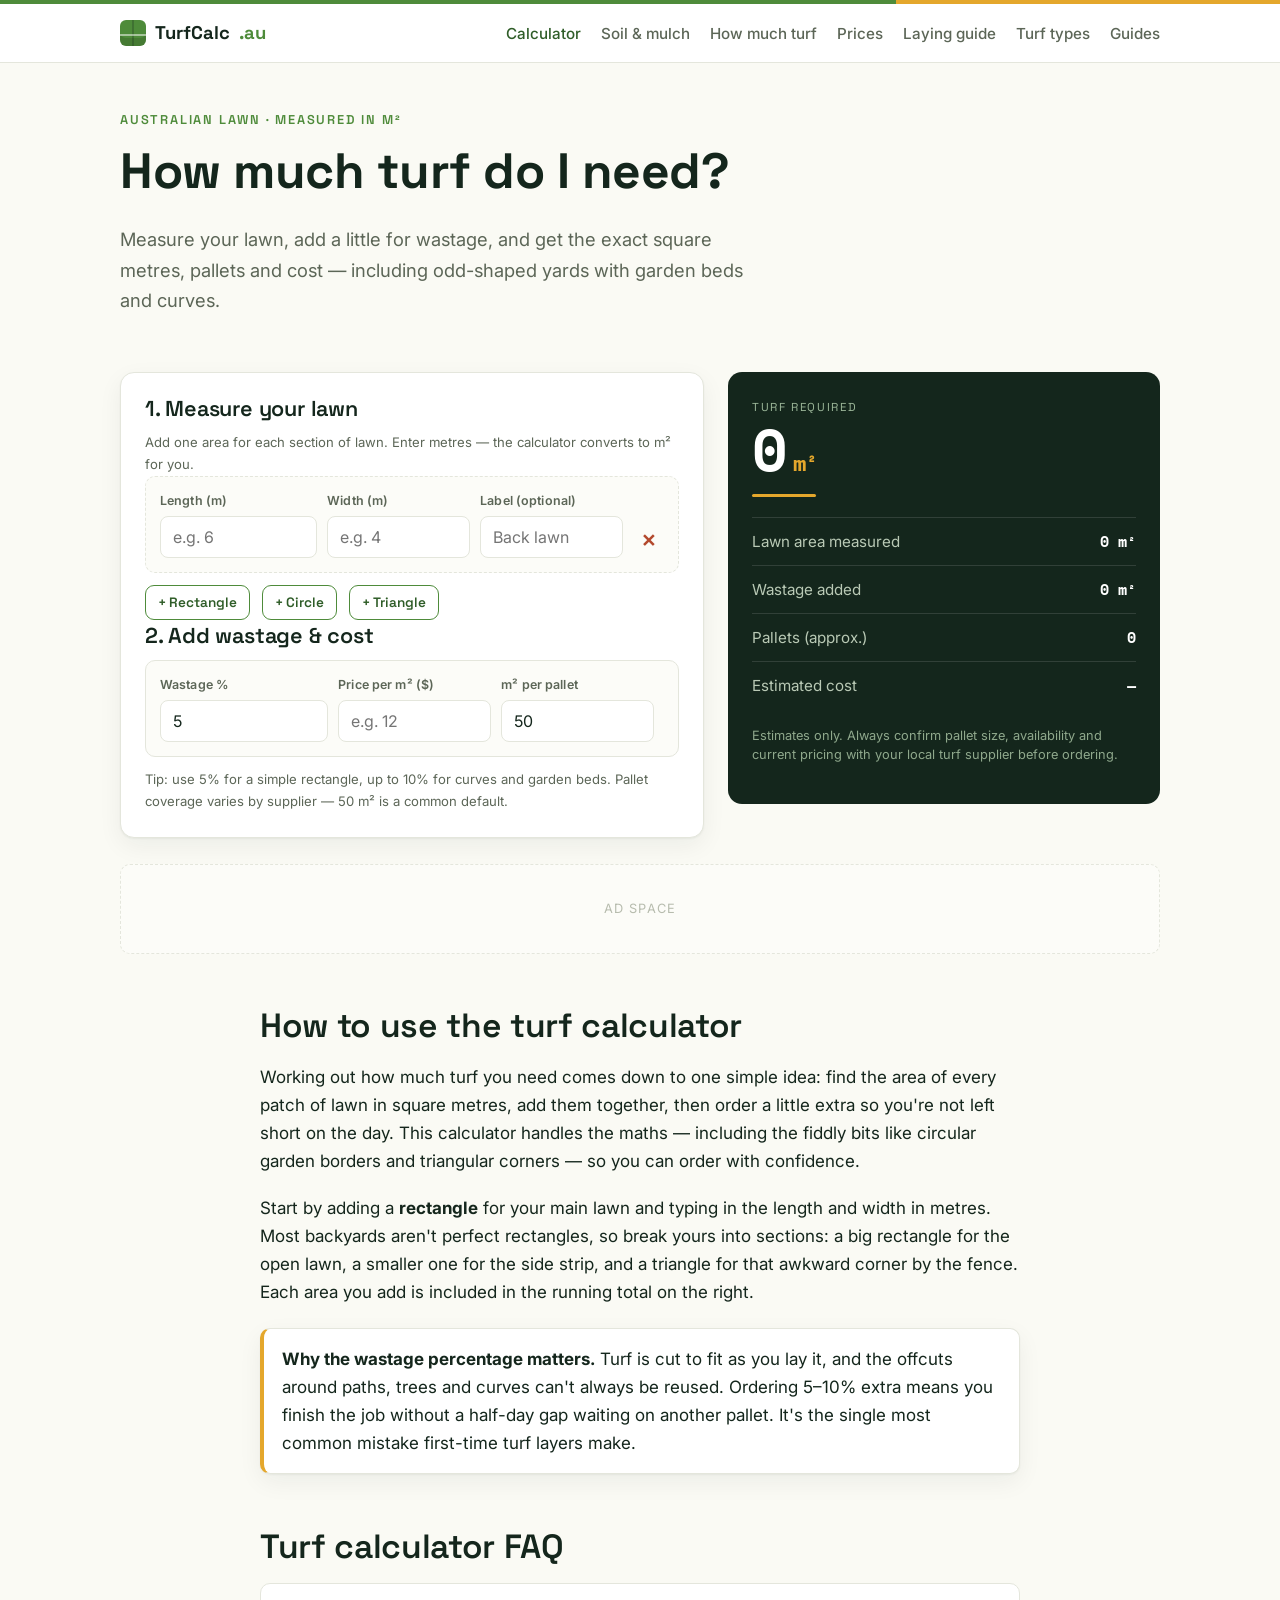
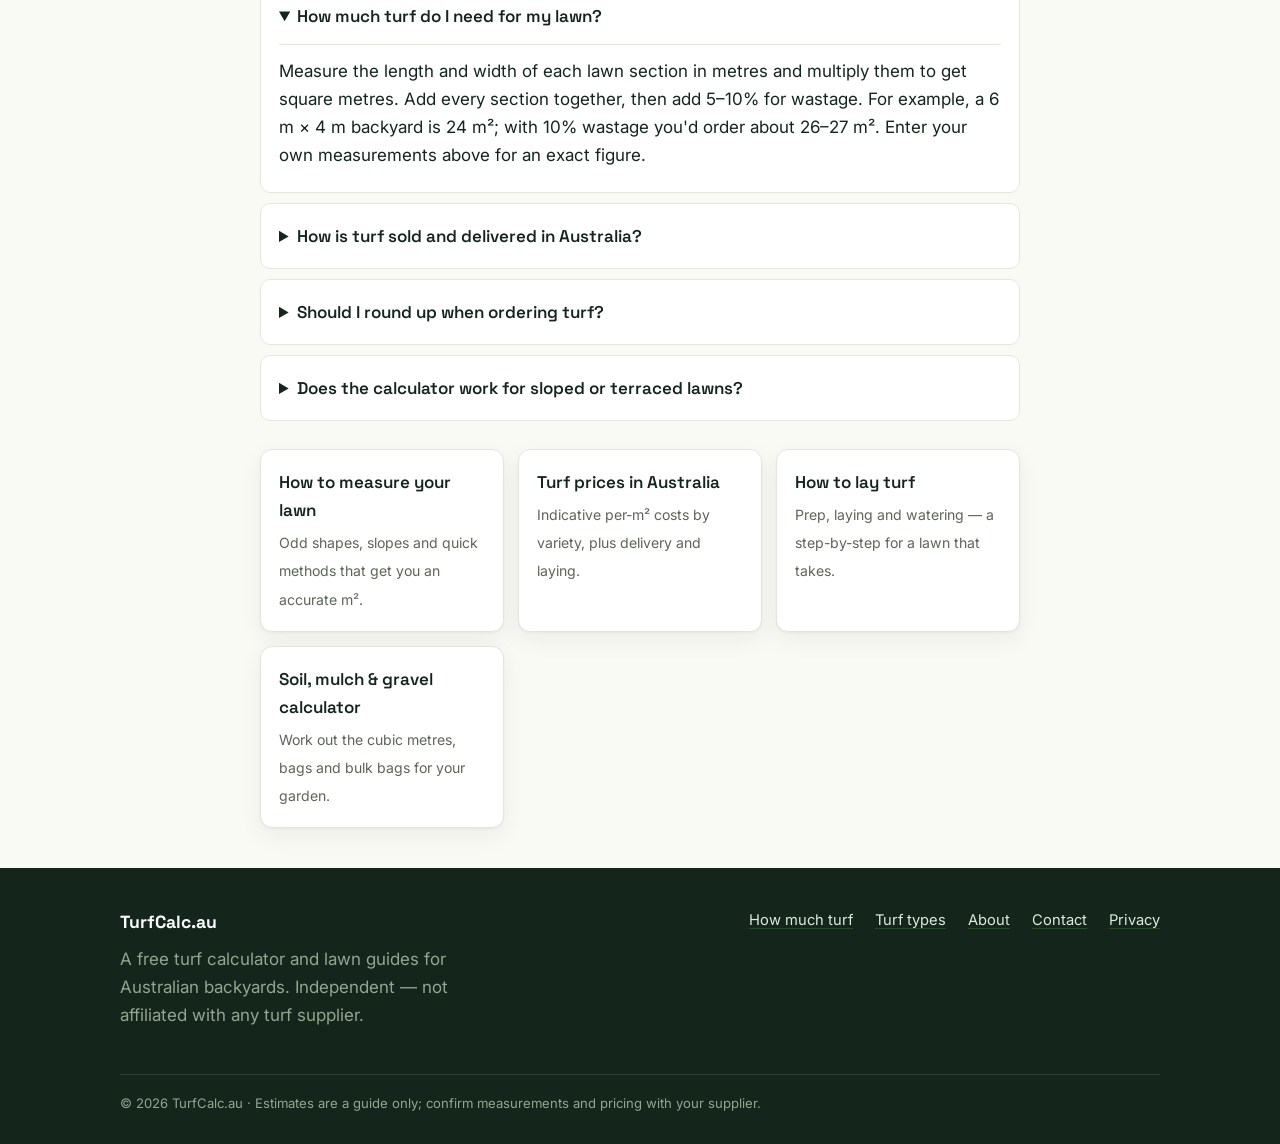
<file: index.html>
<!DOCTYPE html>
<html lang="en-AU">
<head>
<!-- Google tag (gtag.js) -->
<script async src="https://www.googletagmanager.com/gtag/js?id=G-011SLMGGJK"></script>
<script>
  window.dataLayer = window.dataLayer || [];
  function gtag(){dataLayer.push(arguments);}
  gtag('js', new Date());

  gtag('config', 'G-011SLMGGJK');
</script>
<meta charset="utf-8">
<meta name="viewport" content="width=device-width, initial-scale=1">
<meta name="msvalidate.01" content="2BB0781CDC6EE7D5A63532F770CE10D3" />
<title>Turf Calculator Australia — How Much Turf Do I Need? (m²)</title>
<meta name="description" content="Free turf calculator for Australian lawns. Measure your area in m², add wastage, and get the exact turf, pallets and cost you need. Works for odd-shaped yards.">
<link rel="canonical" href="https://turfcalculator.com.au/">
<meta property="og:title" content="Turf Calculator Australia — How Much Turf Do I Need?">
<meta property="og:description" content="Work out exactly how many square metres of turf your lawn needs, plus pallets and cost.">
<meta property="og:type" content="website">
<link rel="preconnect" href="https://fonts.googleapis.com">
<link rel="preconnect" href="https://fonts.gstatic.com" crossorigin>
<link href="https://fonts.googleapis.com/css2?family=Inter:wght@400;500;600&family=Space+Grotesk:wght@500;600;700&family=Space+Mono:wght@700&display=swap" rel="stylesheet">
<link rel="icon" href="favicon.ico" sizes="any">
<link rel="icon" href="favicon.svg" type="image/svg+xml">
<link rel="apple-touch-icon" href="favicon-180.png">
<link rel="stylesheet" href="style.css">

<!-- ============================================================
     ADSENSE: after approval, paste your AdSense <script> here.
     <script async src="https://pagead2.googlesyndication.com/pagead/js/adsbygoogle.js?client=ca-pub-XXXXXXXXXXXXXXXX" crossorigin="anonymous"></script>
     ============================================================ -->

<script type="application/ld+json">
{
  "@context": "https://schema.org",
  "@type": "FAQPage",
  "mainEntity": [
    {"@type":"Question","name":"How much turf do I need?","acceptedAnswer":{"@type":"Answer","text":"Measure the length and width of each lawn area in metres, multiply them for the square metres, add every area together, then add 5–10% for wastage from cuts and curves. The calculator on this page does this automatically."}},
    {"@type":"Question","name":"How is turf sold in Australia?","acceptedAnswer":{"@type":"Answer","text":"Turf is sold by the square metre (m²) and usually delivered on pallets. Pallet coverage varies by supplier and turf type, commonly around 40–75 m² per pallet."}},
    {"@type":"Question","name":"How much extra turf should I order for wastage?","acceptedAnswer":{"@type":"Answer","text":"Allow about 5% for a simple rectangular lawn and up to 10% for yards with curves, garden beds or lots of cuts around paths and trees."}}
  ]
}
</script>
</head>
<body>
<a class="skip" href="#calc">Skip to calculator</a>
<div class="topline"></div>
<header class="site">
  <div class="nav">
    <a class="brand" href="/"><span class="mark"></span>TurfCalc<span style="color:var(--turf)">.au</span></a>
    <nav class="nav-links">
      <a href="/" class="active">Calculator</a>
      <a href="/soil-mulch-gravel-calculator">Soil &amp; mulch</a>
      <a href="/how-much-turf-do-i-need">How much turf</a>
      <a href="/turf-prices-australia">Prices</a>
      <a href="/how-to-lay-turf">Laying guide</a>
      <a href="/turf-types-australia">Turf types</a>
      <a href="/guides/">Guides</a>
    </nav>
  </div>
</header>

<section class="hero">
  <div class="wrap">
    <div class="eyebrow">Australian lawn · measured in m²</div>
    <h1>How much turf do I need?</h1>
    <p class="lead">Measure your lawn, add a little for wastage, and get the exact square metres, pallets and cost — including odd-shaped yards with garden beds and curves.</p>
  </div>
</section>

<main class="wrap" id="calc">
  <div class="calc-grid">
    <!-- INPUTS -->
    <div class="card">
      <h2>1. Measure your lawn</h2>
      <p class="hint">Add one area for each section of lawn. Enter metres — the calculator converts to m² for you.</p>
      <div id="areas"></div>

      <div class="row-inline" style="margin-top:6px">
        <button class="btn ghost small" type="button" onclick="addArea('rectangle')">+ Rectangle</button>
        <button class="btn ghost small" type="button" onclick="addArea('circle')">+ Circle</button>
        <button class="btn ghost small" type="button" onclick="addArea('triangle')">+ Triangle</button>
      </div>

      <h2>2. Add wastage &amp; cost</h2>
      <div class="area-row" style="border-style:solid">
        <div>
          <label for="wastage">Wastage %</label>
          <input id="wastage" type="number" value="5" min="0" max="30" step="1" oninput="calc()">
        </div>
        <div>
          <label for="price">Price per m² ($)</label>
          <input id="price" type="number" placeholder="e.g. 12" min="0" step="0.5" oninput="calc()">
        </div>
        <div>
          <label for="pallet">m² per pallet</label>
          <input id="pallet" type="number" value="50" min="1" step="1" oninput="calc()">
        </div>
        <div></div>
      </div>
      <p class="hint">Tip: use 5% for a simple rectangle, up to 10% for curves and garden beds. Pallet coverage varies by supplier — 50 m² is a common default.</p>
    </div>

    <!-- READOUT -->
    <aside class="readout" aria-live="polite">
      <div class="rlabel">Turf required</div>
      <div class="big"><span id="r-total">0</span><span class="unit">m²</span></div>
      <div class="underline"></div>
      <div class="line"><span class="k">Lawn area measured</span><span class="v"><span id="r-sub">0</span> m²</span></div>
      <div class="line"><span class="k">Wastage added</span><span class="v"><span id="r-waste">0</span> m²</span></div>
      <div class="line"><span class="k">Pallets (approx.)</span><span class="v" id="r-pallets">0</span></div>
      <div class="line"><span class="k">Estimated cost</span><span class="v" id="r-cost">—</span></div>
      <p class="muted-note">Estimates only. Always confirm pallet size, availability and current pricing with your local turf supplier before ordering.</p>
    </aside>
  </div>

  <div class="ad-slot">Ad space</div>

  <!-- ===== supporting content (helps ranking + AdSense value) ===== -->
  <section class="narrow" style="margin:10px auto 0">
    <h2>How to use the turf calculator</h2>
    <p>Working out how much turf you need comes down to one simple idea: find the area of every patch of lawn in square metres, add them together, then order a little extra so you're not left short on the day. This calculator handles the maths — including the fiddly bits like circular garden borders and triangular corners — so you can order with confidence.</p>
    <p>Start by adding a <strong>rectangle</strong> for your main lawn and typing in the length and width in metres. Most backyards aren't perfect rectangles, so break yours into sections: a big rectangle for the open lawn, a smaller one for the side strip, and a triangle for that awkward corner by the fence. Each area you add is included in the running total on the right.</p>

    <div class="callout">
      <strong>Why the wastage percentage matters.</strong> Turf is cut to fit as you lay it, and the offcuts around paths, trees and curves can't always be reused. Ordering 5–10% extra means you finish the job without a half-day gap waiting on another pallet. It's the single most common mistake first-time turf layers make.
    </div>

    <h2>Turf calculator FAQ</h2>
    <div class="faq">
      <details open>
        <summary>How much turf do I need for my lawn?</summary>
        <p>Measure the length and width of each lawn section in metres and multiply them to get square metres. Add every section together, then add 5–10% for wastage. For example, a 6 m × 4 m backyard is 24 m²; with 10% wastage you'd order about 26–27 m². Enter your own measurements above for an exact figure.</p>
      </details>
      <details>
        <summary>How is turf sold and delivered in Australia?</summary>
        <p>Turf is sold by the square metre and delivered fresh on pallets, usually cut into slabs or rolls. How many m² fit on a pallet depends on the supplier and turf variety — commonly somewhere between 40 and 75 m². Set your supplier's pallet size in the calculator to see how many pallets you'll need.</p>
      </details>
      <details>
        <summary>Should I round up when ordering turf?</summary>
        <p>Yes. It's better to have a spare slab or two than to run out mid-job — freshly cut turf needs to go down quickly, and a return trip for a small top-up isn't always possible. Round up to the nearest whole pallet or half pallet if your supplier allows it.</p>
      </details>
      <details>
        <summary>Does the calculator work for sloped or terraced lawns?</summary>
        <p>Measure the surface following the slope rather than the flat "map" distance — a slope has more surface area than it looks from above. For terraced or heavily contoured yards, measure each level separately and add them as individual areas.</p>
      </details>
    </div>

    <div class="related">
      <a href="/how-to-measure-your-lawn"><span class="t">How to measure your lawn</span><span class="d">Odd shapes, slopes and quick methods that get you an accurate m².</span></a>
      <a href="/turf-prices-australia"><span class="t">Turf prices in Australia</span><span class="d">Indicative per-m² costs by variety, plus delivery and laying.</span></a>
      <a href="/how-to-lay-turf"><span class="t">How to lay turf</span><span class="d">Prep, laying and watering — a step-by-step for a lawn that takes.</span></a>
      <a href="/soil-mulch-gravel-calculator"><span class="t">Soil, mulch &amp; gravel calculator</span><span class="d">Work out the cubic metres, bags and bulk bags for your garden.</span></a>
    </div>
  </section>
</main>

<footer class="site">
  <div class="wrap">
    <div class="fgrid">
      <div>
        <div class="fbrand">TurfCalc.au</div>
        <p style="max-width:340px;color:#93a58f;margin-top:8px">A free turf calculator and lawn guides for Australian backyards. Independent — not affiliated with any turf supplier.</p>
      </div>
      <div class="flinks">
        <a href="/how-much-turf-do-i-need">How much turf</a>
        <a href="/turf-types-australia">Turf types</a>
        <a href="/about">About</a>
        <a href="/contact">Contact</a>
        <a href="/privacy-policy">Privacy</a>
      </div>
    </div>
    <div class="fine">© <span id="yr"></span> TurfCalc.au · Estimates are a guide only; confirm measurements and pricing with your supplier.</div>
  </div>
</footer>

<script>
document.getElementById('yr').textContent = new Date().getFullYear();

let idc = 0;
const areasEl = document.getElementById('areas');

function addArea(shape){
  const id = 'a' + (idc++);
  const div = document.createElement('div');
  div.className = 'area-row ' + shape;
  div.dataset.shape = shape;
  div.id = id;
  let fields = '';
  if (shape === 'rectangle'){
    fields =
      `<div><label>Length (m)</label><input type="number" class="f1" min="0" step="0.1" oninput="calc()" placeholder="e.g. 6"></div>
       <div><label>Width (m)</label><input type="number" class="f2" min="0" step="0.1" oninput="calc()" placeholder="e.g. 4"></div>
       <div><label>Label (optional)</label><input type="text" class="lab" placeholder="Back lawn"></div>`;
  } else if (shape === 'circle'){
    fields =
      `<div><label>Diameter (m)</label><input type="number" class="f1" min="0" step="0.1" oninput="calc()" placeholder="e.g. 3"></div>
       <div><label>&nbsp;</label><input type="text" value="Round area" disabled style="background:#f4f5ef;color:#9aa295"></div>
       <div><label>Label (optional)</label><input type="text" class="lab" placeholder="Garden circle"></div>`;
  } else {
    fields =
      `<div><label>Base (m)</label><input type="number" class="f1" min="0" step="0.1" oninput="calc()" placeholder="e.g. 4"></div>
       <div><label>Height (m)</label><input type="number" class="f2" min="0" step="0.1" oninput="calc()" placeholder="e.g. 3"></div>
       <div><label>Label (optional)</label><input type="text" class="lab" placeholder="Corner"></div>`;
  }
  div.innerHTML = fields + `<button class="btn icon" type="button" aria-label="Remove area" onclick="this.parentElement.remove();calc()">✕</button>`;
  areasEl.appendChild(div);
}

function areaOf(row){
  const shape = row.dataset.shape;
  const f1 = parseFloat(row.querySelector('.f1')?.value) || 0;
  const f2 = parseFloat(row.querySelector('.f2')?.value) || 0;
  if (shape === 'rectangle') return f1 * f2;
  if (shape === 'triangle') return 0.5 * f1 * f2;
  if (shape === 'circle')   return Math.PI * Math.pow(f1/2, 2);
  return 0;
}

function fmt(n){ return (Math.round(n*100)/100).toLocaleString('en-AU'); }

function calc(){
  let sub = 0;
  document.querySelectorAll('.area-row[data-shape]').forEach(r => sub += areaOf(r));
  const waste = Math.max(0, parseFloat(document.getElementById('wastage').value) || 0);
  const price = parseFloat(document.getElementById('price').value) || 0;
  const pallet = Math.max(1, parseFloat(document.getElementById('pallet').value) || 50);

  const wasteM2 = sub * (waste/100);
  const total = sub + wasteM2;
  const pallets = total > 0 ? Math.ceil(total / pallet) : 0;
  const cost = total * price;

  document.getElementById('r-sub').textContent = fmt(sub);
  document.getElementById('r-waste').textContent = fmt(wasteM2);
  document.getElementById('r-total').textContent = fmt(total);
  document.getElementById('r-pallets').textContent = pallets;
  document.getElementById('r-cost').textContent = price > 0 ? '$' + fmt(cost) : '—';
}

// start with one rectangle
addArea('rectangle');
calc();
</script>
</body>
</html>
</file>
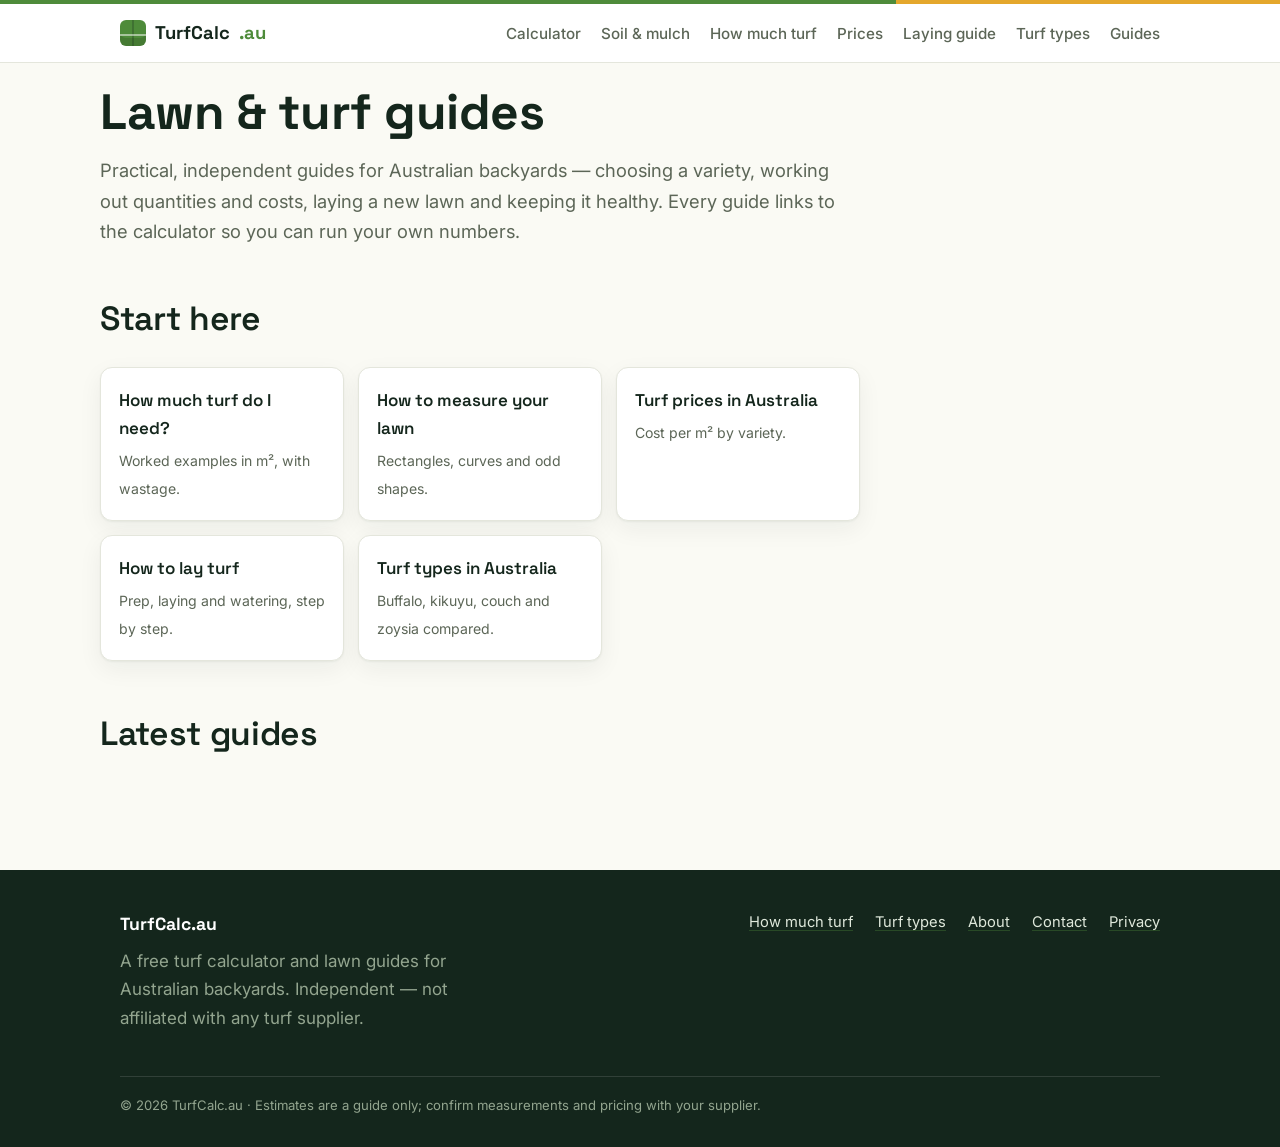
<file: guides/index.html>
<!DOCTYPE html>
<html lang="en-AU">
<head>
<!-- Google tag (gtag.js) -->
<script async src="https://www.googletagmanager.com/gtag/js?id=G-011SLMGGJK"></script>
<script>
  window.dataLayer = window.dataLayer || [];
  function gtag(){dataLayer.push(arguments);}
  gtag('js', new Date());

  gtag('config', 'G-011SLMGGJK');
</script>
<meta charset="utf-8">
<meta name="viewport" content="width=device-width, initial-scale=1">
<title>Lawn &amp; Turf Guides for Australian Backyards — TurfCalc.au</title>
<meta name="description" content="Practical, independent guides to choosing, buying, laying and caring for turf in Australia, with worked numbers and calculators.">
<link rel="canonical" href="https://turfcalculator.com.au/guides/">
<link rel="preconnect" href="https://fonts.googleapis.com">
<link rel="preconnect" href="https://fonts.gstatic.com" crossorigin>
<link href="https://fonts.googleapis.com/css2?family=Inter:wght@400;500;600&family=Space+Grotesk:wght@500;600;700&family=Space+Mono:wght@700&display=swap" rel="stylesheet">
<link rel="icon" href="/favicon.ico" sizes="any">
<link rel="icon" href="/favicon.svg" type="image/svg+xml">
<link rel="apple-touch-icon" href="/favicon-180.png">
<link rel="stylesheet" href="/style.css">
<!-- ADSENSE: paste your AdSense <script> tag here after approval. -->
</head>
<body>
<a class="skip" href="#main">Skip to content</a>
<div class="topline"></div>
<header class="site">
  <div class="nav">
    <a class="brand" href="/"><span class="mark"></span>TurfCalc<span style="color:var(--turf)">.au</span></a>
    <nav class="nav-links">
      <a href="/">Calculator</a>
      <a href="/soil-mulch-gravel-calculator">Soil &amp; mulch</a>
      <a href="/how-much-turf-do-i-need">How much turf</a>
      <a href="/turf-prices-australia">Prices</a>
      <a href="/how-to-lay-turf">Laying guide</a>
      <a href="/turf-types-australia">Turf types</a>
      <a href="/guides/">Guides</a>
    </nav>
  </div>
</header>
<main class="wrap content" id="main">
<div class="narrow">
<h1>Lawn &amp; turf guides</h1>
<p class="lead">Practical, independent guides for Australian backyards — choosing a variety, working out quantities and costs, laying a new lawn and keeping it healthy. Every guide links to the calculator so you can run your own numbers.</p>

<h2>Start here</h2>
<div class="related">
  <a href="/how-much-turf-do-i-need"><span class="t">How much turf do I need?</span><span class="d">Worked examples in m², with wastage.</span></a>
  <a href="/how-to-measure-your-lawn"><span class="t">How to measure your lawn</span><span class="d">Rectangles, curves and odd shapes.</span></a>
  <a href="/turf-prices-australia"><span class="t">Turf prices in Australia</span><span class="d">Cost per m² by variety.</span></a>
  <a href="/how-to-lay-turf"><span class="t">How to lay turf</span><span class="d">Prep, laying and watering, step by step.</span></a>
  <a href="/turf-types-australia"><span class="t">Turf types in Australia</span><span class="d">Buffalo, kikuyu, couch and zoysia compared.</span></a>
</div>

<h2>Latest guides</h2>
<!-- AGENTS: newest guide first. One <li> per guide. Do not remove this marker. -->
<ul class="guide-list">
<!-- GUIDES-LIST -->
</ul>

</div>
</main>
<footer class="site">
  <div class="wrap">
    <div class="fgrid">
      <div>
        <div class="fbrand">TurfCalc.au</div>
        <p style="max-width:340px;color:#93a58f;margin-top:8px">A free turf calculator and lawn guides for Australian backyards. Independent — not affiliated with any turf supplier.</p>
      </div>
      <div class="flinks">
        <a href="/how-much-turf-do-i-need">How much turf</a>
        <a href="/turf-types-australia">Turf types</a>
        <a href="/about">About</a>
        <a href="/contact">Contact</a>
        <a href="/privacy-policy">Privacy</a>
      </div>
    </div>
    <div class="fine">© <span id="yr"></span> TurfCalc.au · Estimates are a guide only; confirm measurements and pricing with your supplier.</div>
  </div>
</footer>
<script>document.getElementById('yr').textContent=new Date().getFullYear();</script>
</body></html>
</file>
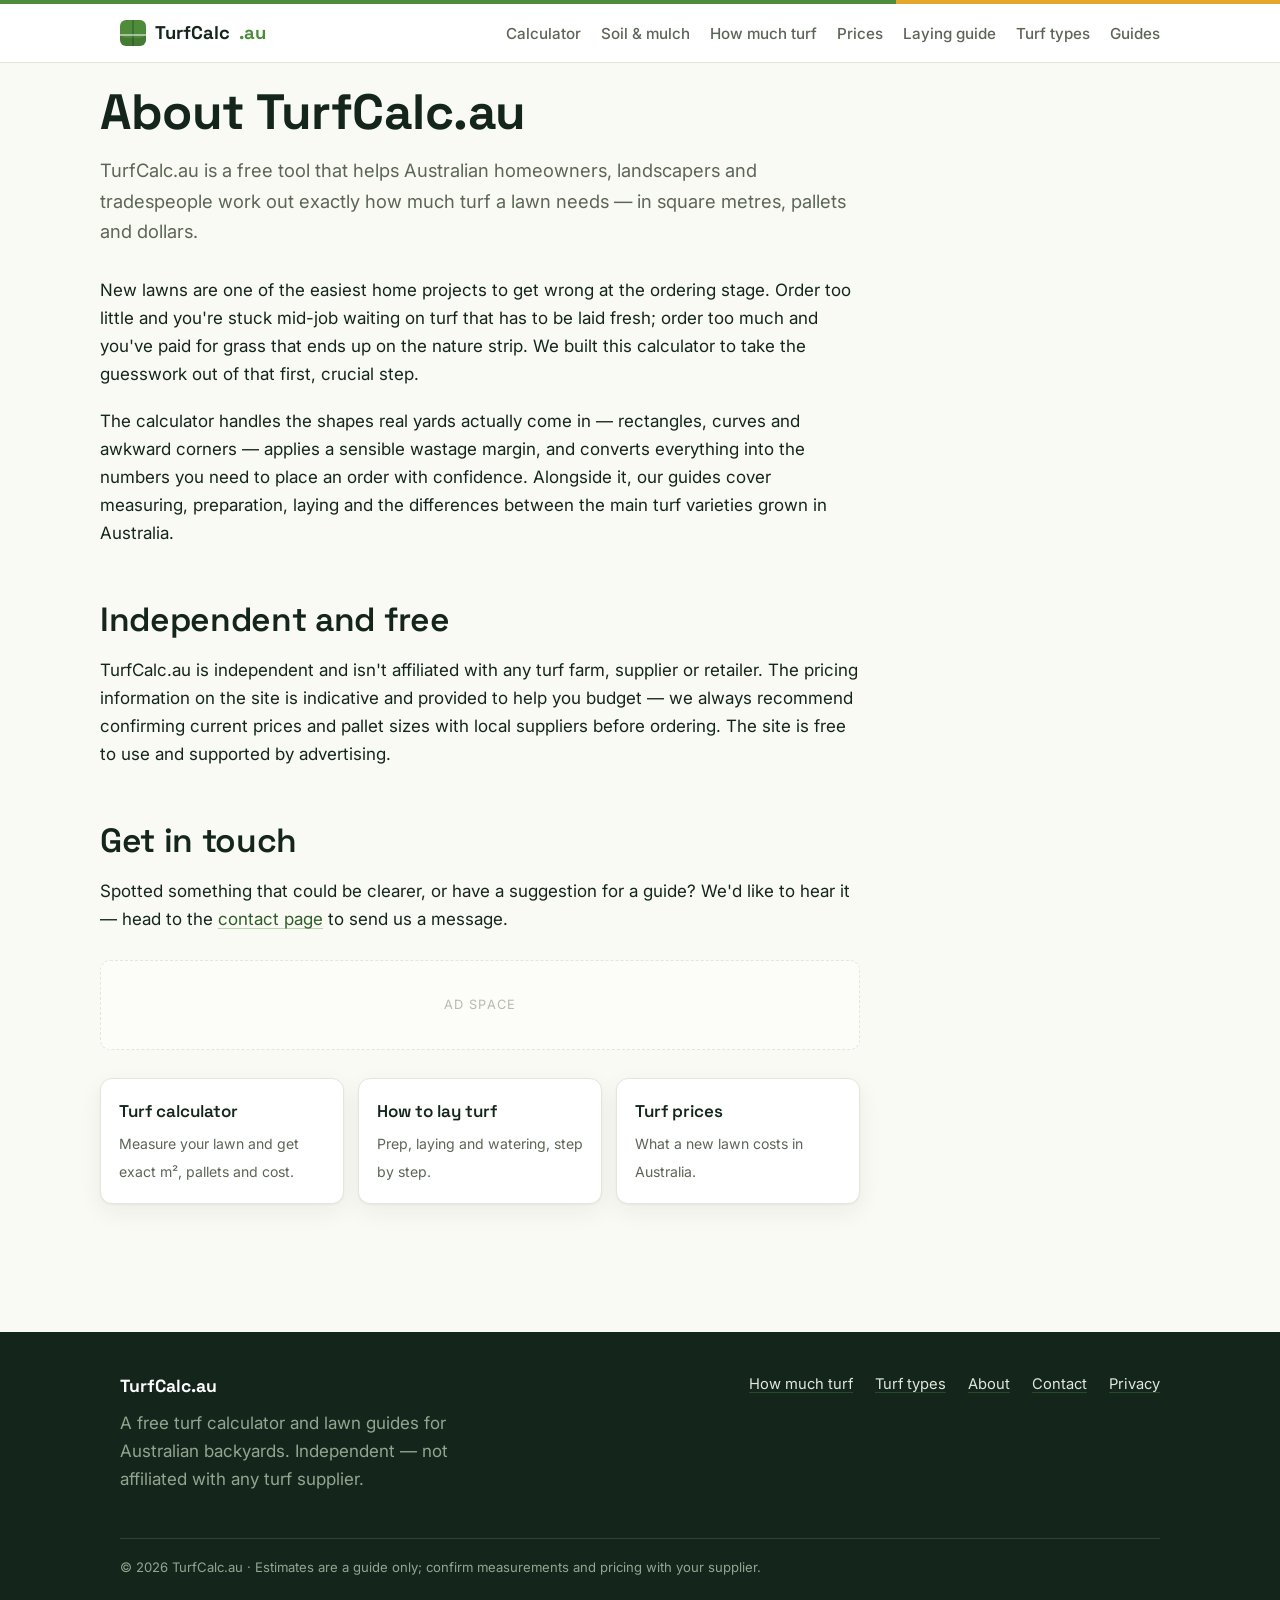
<file: about.html>
<!DOCTYPE html>
<html lang="en-AU">
<head>
<!-- Google tag (gtag.js) -->
<script async src="https://www.googletagmanager.com/gtag/js?id=G-011SLMGGJK"></script>
<script>
  window.dataLayer = window.dataLayer || [];
  function gtag(){dataLayer.push(arguments);}
  gtag('js', new Date());

  gtag('config', 'G-011SLMGGJK');
</script>
<meta charset="utf-8">
<meta name="viewport" content="width=device-width, initial-scale=1">
<title>About TurfCalc.au</title>
<meta name="description" content="About TurfCalc.au — a free, independent turf calculator and lawn guide for Australian homeowners and tradespeople.">
<link rel="canonical" href="https://turfcalculator.com.au/about">
<link rel="preconnect" href="https://fonts.googleapis.com">
<link rel="preconnect" href="https://fonts.gstatic.com" crossorigin>
<link href="https://fonts.googleapis.com/css2?family=Inter:wght@400;500;600&family=Space+Grotesk:wght@500;600;700&family=Space+Mono:wght@700&display=swap" rel="stylesheet">
<link rel="icon" href="favicon.ico" sizes="any">
<link rel="icon" href="favicon.svg" type="image/svg+xml">
<link rel="apple-touch-icon" href="favicon-180.png">
<link rel="stylesheet" href="style.css">
<!-- ADSENSE: paste your AdSense <script> tag here after approval. -->
</head>
<body>
<a class="skip" href="#main">Skip to content</a>
<div class="topline"></div>
<header class="site">
  <div class="nav">
    <a class="brand" href="/"><span class="mark"></span>TurfCalc<span style="color:var(--turf)">.au</span></a>
    <nav class="nav-links">
      <a href="/">Calculator</a>
      <a href="/soil-mulch-gravel-calculator">Soil &amp; mulch</a>
      <a href="/how-much-turf-do-i-need">How much turf</a>
      <a href="/turf-prices-australia">Prices</a>
      <a href="/how-to-lay-turf">Laying guide</a>
      <a href="/turf-types-australia">Turf types</a>
      <a href="/guides/">Guides</a>
    </nav>
  </div>
</header>
<main class="wrap content" id="main">
<div class="narrow">

<h1>About TurfCalc.au</h1>
<p class="lead">TurfCalc.au is a free tool that helps Australian homeowners, landscapers and tradespeople work out exactly how much turf a lawn needs — in square metres, pallets and dollars.</p>

<p>New lawns are one of the easiest home projects to get wrong at the ordering stage. Order too little and you're stuck mid-job waiting on turf that has to be laid fresh; order too much and you've paid for grass that ends up on the nature strip. We built this calculator to take the guesswork out of that first, crucial step.</p>

<p>The calculator handles the shapes real yards actually come in — rectangles, curves and awkward corners — applies a sensible wastage margin, and converts everything into the numbers you need to place an order with confidence. Alongside it, our guides cover measuring, preparation, laying and the differences between the main turf varieties grown in Australia.</p>

<h2>Independent and free</h2>
<p>TurfCalc.au is independent and isn't affiliated with any turf farm, supplier or retailer. The pricing information on the site is indicative and provided to help you budget — we always recommend confirming current prices and pallet sizes with local suppliers before ordering. The site is free to use and supported by advertising.</p>

<h2>Get in touch</h2>
<p>Spotted something that could be clearer, or have a suggestion for a guide? We'd like to hear it — head to the <a href="/contact">contact page</a> to send us a message.</p>

<div class="ad-slot">Ad space</div>
<div class="related">
  <a href="/"><span class="t">Turf calculator</span><span class="d">Measure your lawn and get exact m², pallets and cost.</span></a>
  <a href="/how-to-lay-turf"><span class="t">How to lay turf</span><span class="d">Prep, laying and watering, step by step.</span></a>
  <a href="/turf-prices-australia"><span class="t">Turf prices</span><span class="d">What a new lawn costs in Australia.</span></a>
</div>
</div>
</main>
<footer class="site">
  <div class="wrap">
    <div class="fgrid">
      <div>
        <div class="fbrand">TurfCalc.au</div>
        <p style="max-width:340px;color:#93a58f;margin-top:8px">A free turf calculator and lawn guides for Australian backyards. Independent — not affiliated with any turf supplier.</p>
      </div>
      <div class="flinks">
        <a href="/how-much-turf-do-i-need">How much turf</a>
        <a href="/turf-types-australia">Turf types</a>
        <a href="/about">About</a>
        <a href="/contact">Contact</a>
        <a href="/privacy-policy">Privacy</a>
      </div>
    </div>
    <div class="fine">© <span id="yr"></span> TurfCalc.au · Estimates are a guide only; confirm measurements and pricing with your supplier.</div>
  </div>
</footer>
<script>document.getElementById('yr').textContent=new Date().getFullYear();</script>
</body></html>
</file>
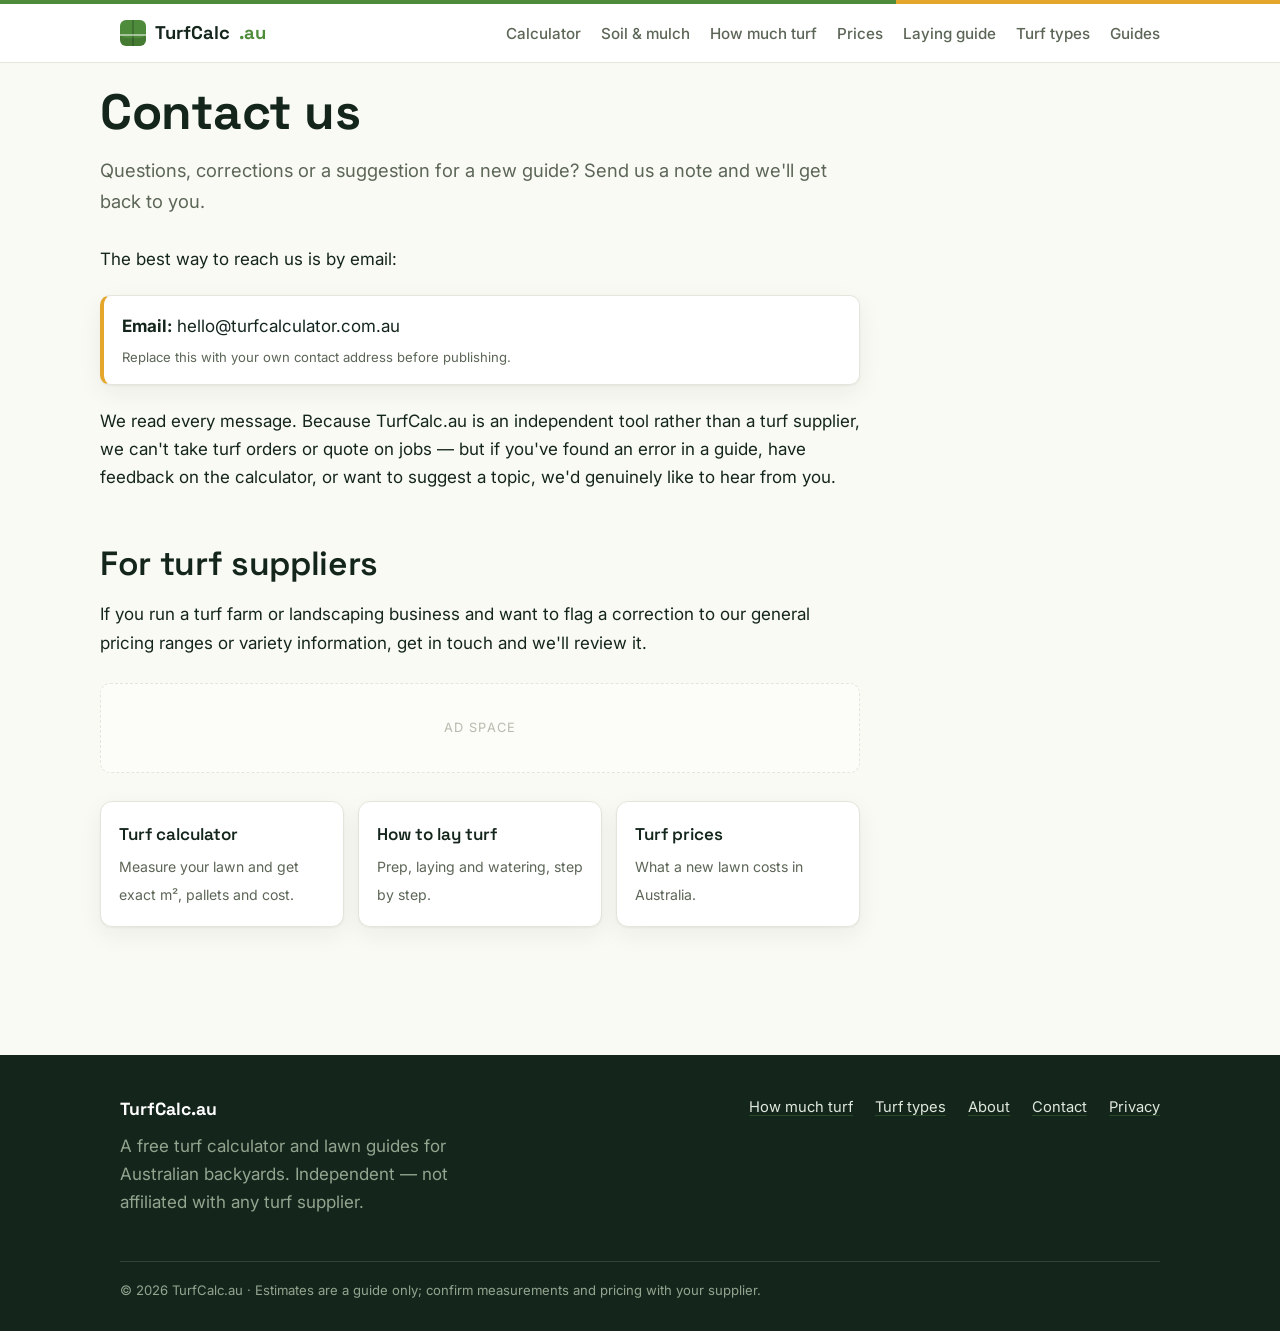
<file: contact.html>
<!DOCTYPE html>
<html lang="en-AU">
<head>
<!-- Google tag (gtag.js) -->
<script async src="https://www.googletagmanager.com/gtag/js?id=G-011SLMGGJK"></script>
<script>
  window.dataLayer = window.dataLayer || [];
  function gtag(){dataLayer.push(arguments);}
  gtag('js', new Date());

  gtag('config', 'G-011SLMGGJK');
</script>
<meta charset="utf-8">
<meta name="viewport" content="width=device-width, initial-scale=1">
<title>Contact — TurfCalc.au</title>
<meta name="description" content="Contact TurfCalc.au with questions, corrections or suggestions about the turf calculator and lawn guides.">
<link rel="canonical" href="https://turfcalculator.com.au/contact">
<link rel="preconnect" href="https://fonts.googleapis.com">
<link rel="preconnect" href="https://fonts.gstatic.com" crossorigin>
<link href="https://fonts.googleapis.com/css2?family=Inter:wght@400;500;600&family=Space+Grotesk:wght@500;600;700&family=Space+Mono:wght@700&display=swap" rel="stylesheet">
<link rel="icon" href="favicon.ico" sizes="any">
<link rel="icon" href="favicon.svg" type="image/svg+xml">
<link rel="apple-touch-icon" href="favicon-180.png">
<link rel="stylesheet" href="style.css">
<!-- ADSENSE: paste your AdSense <script> tag here after approval. -->
</head>
<body>
<a class="skip" href="#main">Skip to content</a>
<div class="topline"></div>
<header class="site">
  <div class="nav">
    <a class="brand" href="/"><span class="mark"></span>TurfCalc<span style="color:var(--turf)">.au</span></a>
    <nav class="nav-links">
      <a href="/">Calculator</a>
      <a href="/soil-mulch-gravel-calculator">Soil &amp; mulch</a>
      <a href="/how-much-turf-do-i-need">How much turf</a>
      <a href="/turf-prices-australia">Prices</a>
      <a href="/how-to-lay-turf">Laying guide</a>
      <a href="/turf-types-australia">Turf types</a>
      <a href="/guides/">Guides</a>
    </nav>
  </div>
</header>
<main class="wrap content" id="main">
<div class="narrow">

<h1>Contact us</h1>
<p class="lead">Questions, corrections or a suggestion for a new guide? Send us a note and we'll get back to you.</p>

<p>The best way to reach us is by email:</p>
<div class="callout">
<strong>Email:</strong> hello@turfcalculator.com.au<br>
<span class="hint" style="display:block;margin-top:6px">Replace this with your own contact address before publishing.</span>
</div>

<p>We read every message. Because TurfCalc.au is an independent tool rather than a turf supplier, we can't take turf orders or quote on jobs — but if you've found an error in a guide, have feedback on the calculator, or want to suggest a topic, we'd genuinely like to hear from you.</p>

<h2>For turf suppliers</h2>
<p>If you run a turf farm or landscaping business and want to flag a correction to our general pricing ranges or variety information, get in touch and we'll review it.</p>

<div class="ad-slot">Ad space</div>
<div class="related">
  <a href="/"><span class="t">Turf calculator</span><span class="d">Measure your lawn and get exact m², pallets and cost.</span></a>
  <a href="/how-to-lay-turf"><span class="t">How to lay turf</span><span class="d">Prep, laying and watering, step by step.</span></a>
  <a href="/turf-prices-australia"><span class="t">Turf prices</span><span class="d">What a new lawn costs in Australia.</span></a>
</div>
</div>
</main>
<footer class="site">
  <div class="wrap">
    <div class="fgrid">
      <div>
        <div class="fbrand">TurfCalc.au</div>
        <p style="max-width:340px;color:#93a58f;margin-top:8px">A free turf calculator and lawn guides for Australian backyards. Independent — not affiliated with any turf supplier.</p>
      </div>
      <div class="flinks">
        <a href="/how-much-turf-do-i-need">How much turf</a>
        <a href="/turf-types-australia">Turf types</a>
        <a href="/about">About</a>
        <a href="/contact">Contact</a>
        <a href="/privacy-policy">Privacy</a>
      </div>
    </div>
    <div class="fine">© <span id="yr"></span> TurfCalc.au · Estimates are a guide only; confirm measurements and pricing with your supplier.</div>
  </div>
</footer>
<script>document.getElementById('yr').textContent=new Date().getFullYear();</script>
</body></html>
</file>
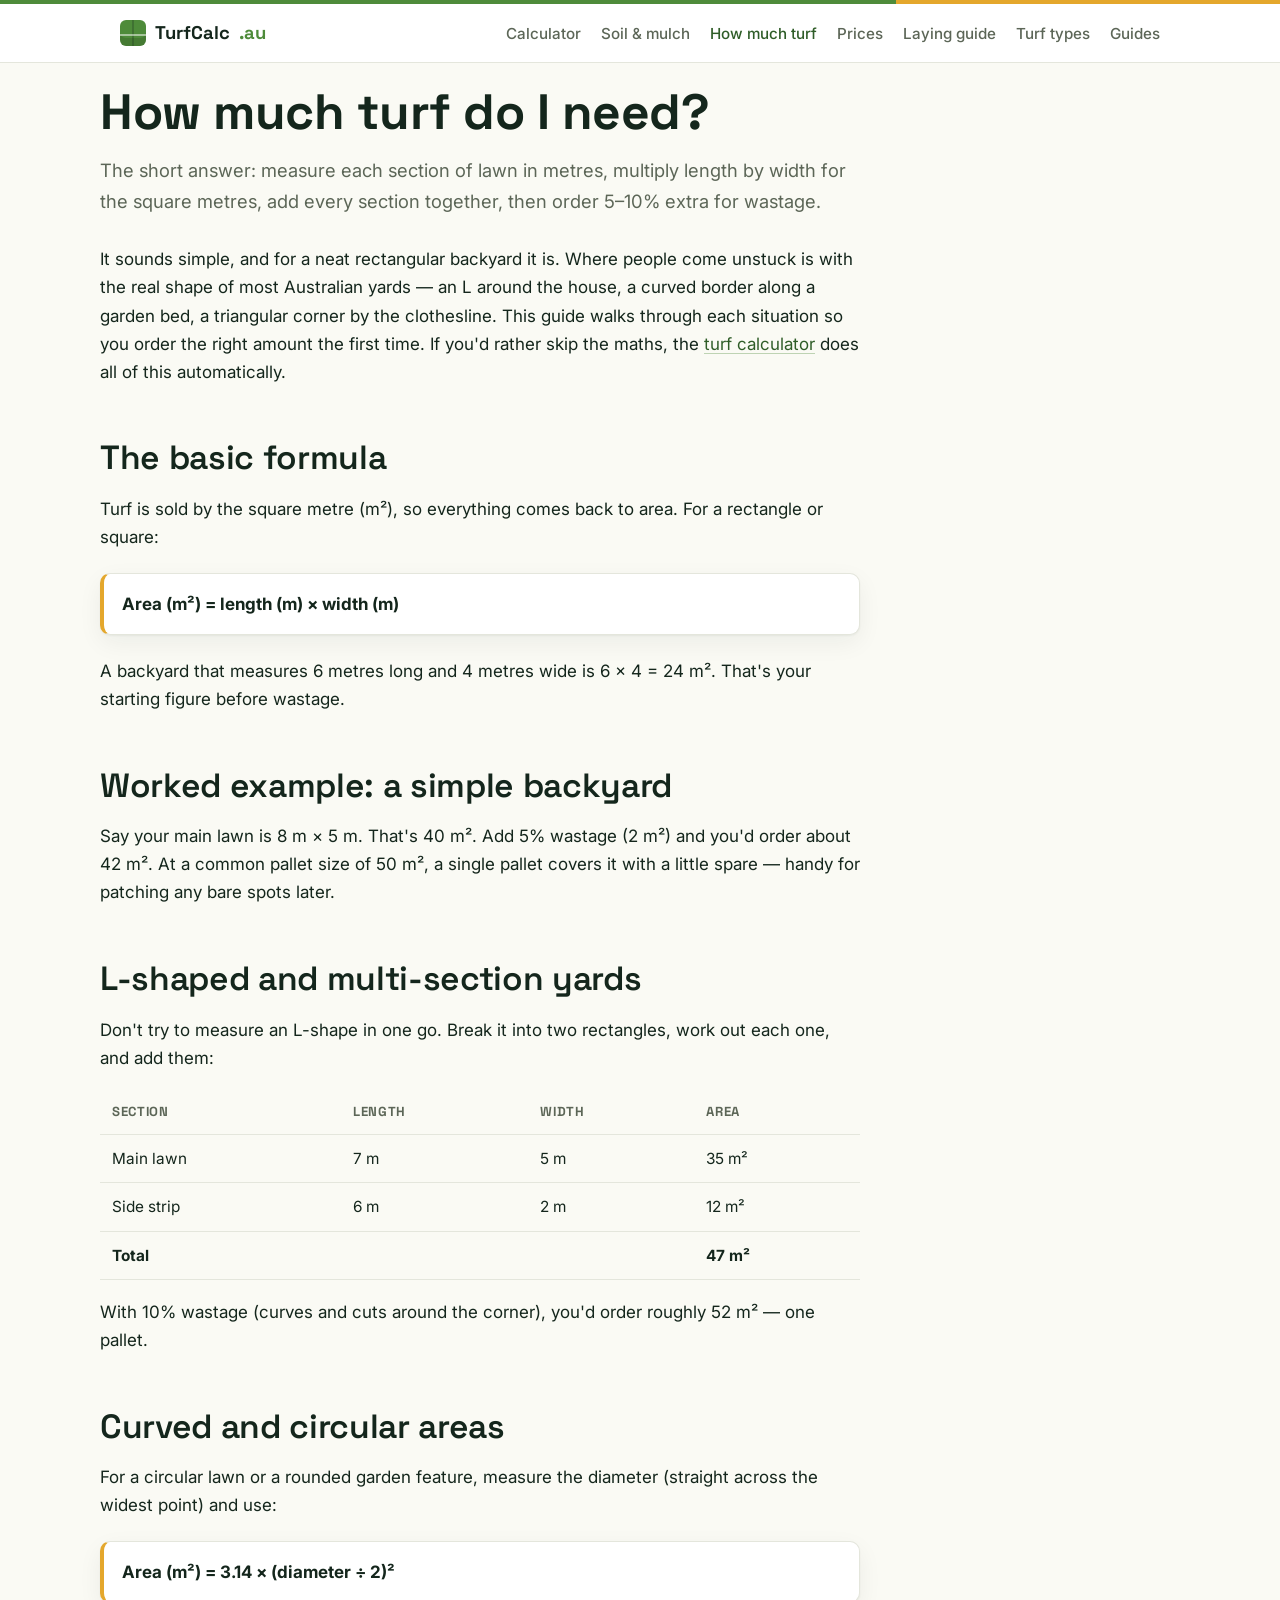
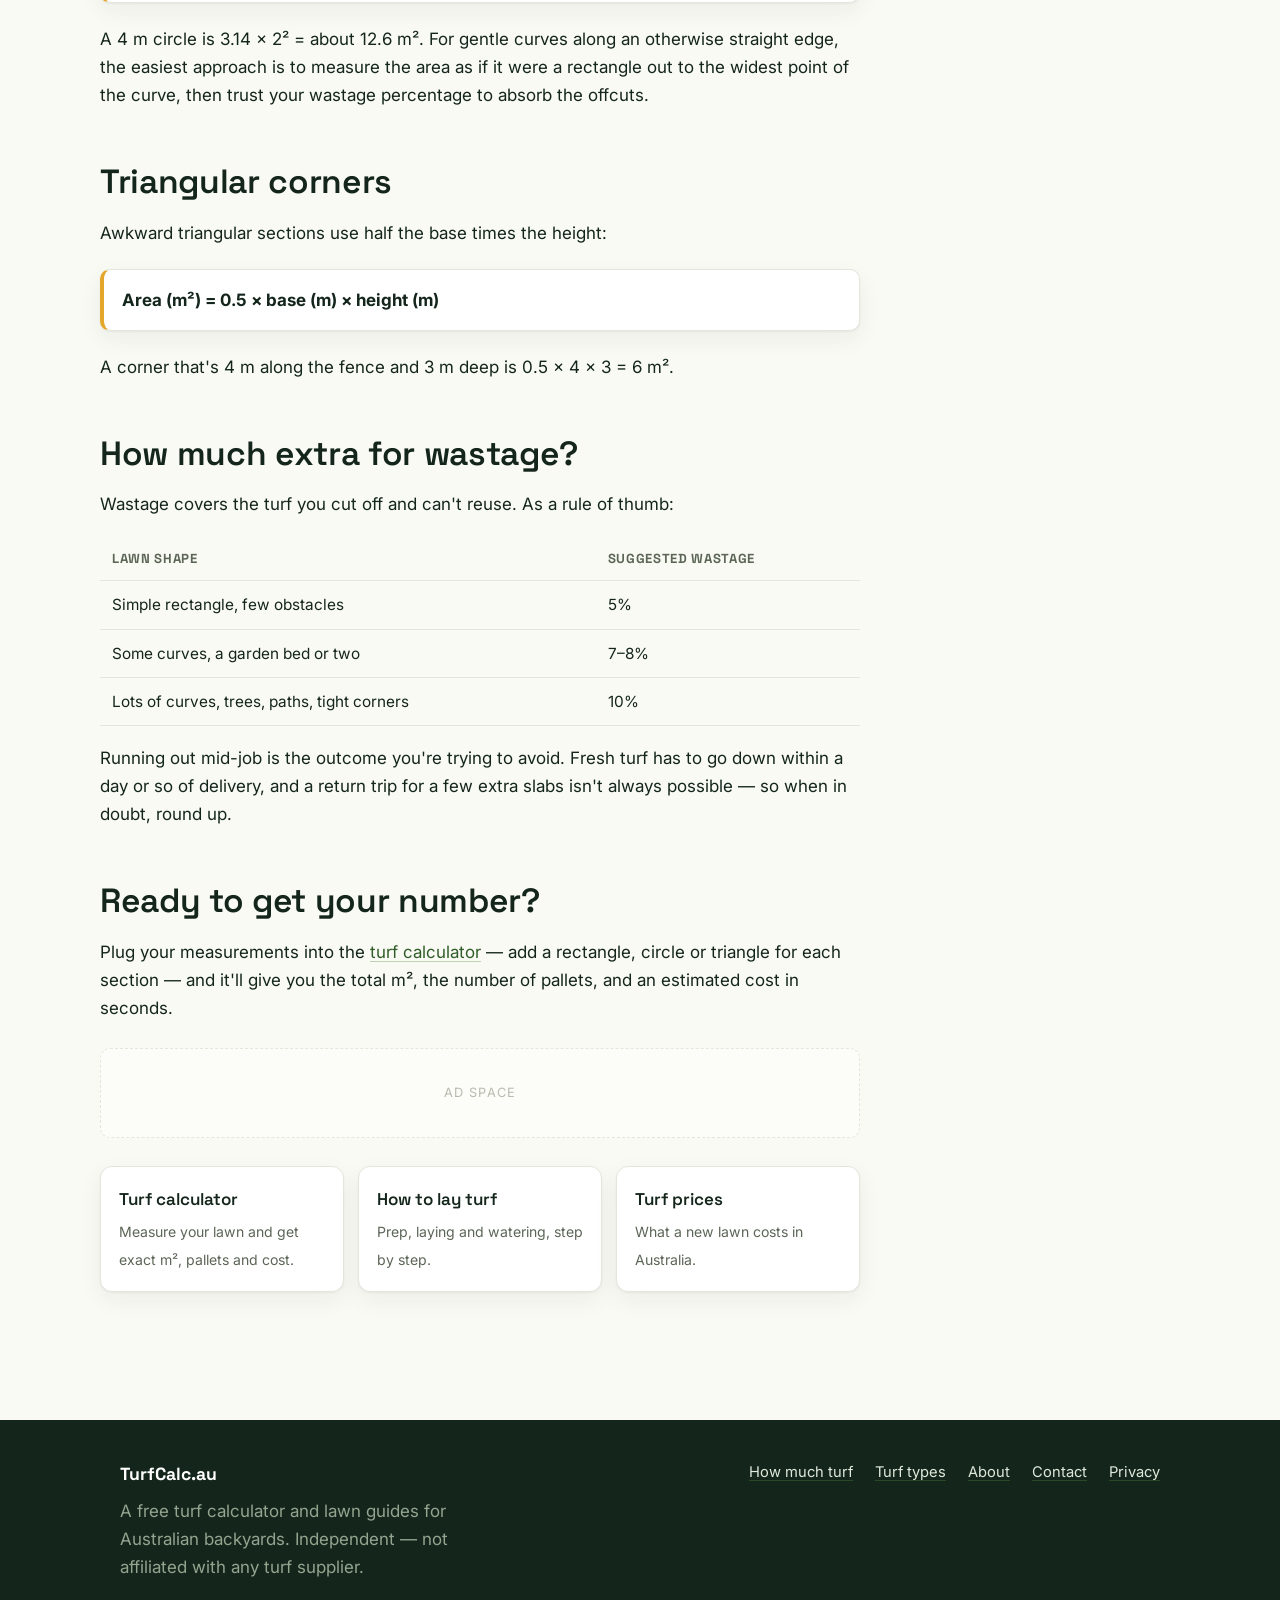
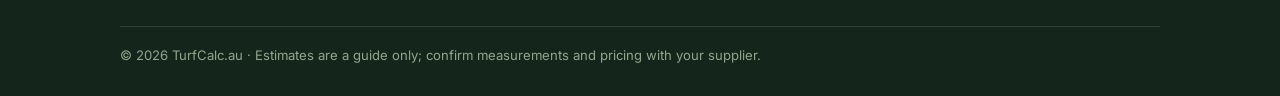
<file: how-much-turf-do-i-need.html>
<!DOCTYPE html>
<html lang="en-AU">
<head>
<!-- Google tag (gtag.js) -->
<script async src="https://www.googletagmanager.com/gtag/js?id=G-011SLMGGJK"></script>
<script>
  window.dataLayer = window.dataLayer || [];
  function gtag(){dataLayer.push(arguments);}
  gtag('js', new Date());

  gtag('config', 'G-011SLMGGJK');
</script>
<meta charset="utf-8">
<meta name="viewport" content="width=device-width, initial-scale=1">
<title>How Much Turf Do I Need? Work It Out in m² (Australia)</title>
<meta name="description" content="A simple guide to working out how much turf you need for your lawn in square metres, with worked examples for rectangles, L-shapes and curved yards.">
<link rel="canonical" href="https://turfcalculator.com.au/how-much-turf-do-i-need">
<link rel="preconnect" href="https://fonts.googleapis.com">
<link rel="preconnect" href="https://fonts.gstatic.com" crossorigin>
<link href="https://fonts.googleapis.com/css2?family=Inter:wght@400;500;600&family=Space+Grotesk:wght@500;600;700&family=Space+Mono:wght@700&display=swap" rel="stylesheet">
<link rel="icon" href="favicon.ico" sizes="any">
<link rel="icon" href="favicon.svg" type="image/svg+xml">
<link rel="apple-touch-icon" href="favicon-180.png">
<link rel="stylesheet" href="style.css">
<!-- ADSENSE: paste your AdSense <script> tag here after approval. -->
</head>
<body>
<a class="skip" href="#main">Skip to content</a>
<div class="topline"></div>
<header class="site">
  <div class="nav">
    <a class="brand" href="/"><span class="mark"></span>TurfCalc<span style="color:var(--turf)">.au</span></a>
    <nav class="nav-links">
      <a href="/">Calculator</a>
      <a href="/soil-mulch-gravel-calculator">Soil &amp; mulch</a>
      <a href="/how-much-turf-do-i-need" class="active">How much turf</a>
      <a href="/turf-prices-australia">Prices</a>
      <a href="/how-to-lay-turf">Laying guide</a>
      <a href="/turf-types-australia">Turf types</a>
      <a href="/guides/">Guides</a>
    </nav>
  </div>
</header>
<main class="wrap content" id="main">
<div class="narrow">

<h1>How much turf do I need?</h1>
<p class="lead">The short answer: measure each section of lawn in metres, multiply length by width for the square metres, add every section together, then order 5–10% extra for wastage.</p>

<p>It sounds simple, and for a neat rectangular backyard it is. Where people come unstuck is with the real shape of most Australian yards — an L around the house, a curved border along a garden bed, a triangular corner by the clothesline. This guide walks through each situation so you order the right amount the first time. If you'd rather skip the maths, the <a href="/">turf calculator</a> does all of this automatically.</p>

<h2>The basic formula</h2>
<p>Turf is sold by the square metre (m²), so everything comes back to area. For a rectangle or square:</p>
<div class="callout"><strong>Area (m²) = length (m) × width (m)</strong></div>
<p>A backyard that measures 6 metres long and 4 metres wide is 6 × 4 = 24 m². That's your starting figure before wastage.</p>

<h2>Worked example: a simple backyard</h2>
<p>Say your main lawn is 8 m × 5 m. That's 40 m². Add 5% wastage (2 m²) and you'd order about 42 m². At a common pallet size of 50 m², a single pallet covers it with a little spare — handy for patching any bare spots later.</p>

<h2>L-shaped and multi-section yards</h2>
<p>Don't try to measure an L-shape in one go. Break it into two rectangles, work out each one, and add them:</p>
<table class="data">
<tr><th>Section</th><th>Length</th><th>Width</th><th>Area</th></tr>
<tr><td>Main lawn</td><td>7 m</td><td>5 m</td><td>35 m²</td></tr>
<tr><td>Side strip</td><td>6 m</td><td>2 m</td><td>12 m²</td></tr>
<tr><td><strong>Total</strong></td><td></td><td></td><td><strong>47 m²</strong></td></tr>
</table>
<p>With 10% wastage (curves and cuts around the corner), you'd order roughly 52 m² — one pallet.</p>

<h2>Curved and circular areas</h2>
<p>For a circular lawn or a rounded garden feature, measure the diameter (straight across the widest point) and use:</p>
<div class="callout"><strong>Area (m²) = 3.14 × (diameter ÷ 2)²</strong></div>
<p>A 4 m circle is 3.14 × 2² = about 12.6 m². For gentle curves along an otherwise straight edge, the easiest approach is to measure the area as if it were a rectangle out to the widest point of the curve, then trust your wastage percentage to absorb the offcuts.</p>

<h2>Triangular corners</h2>
<p>Awkward triangular sections use half the base times the height:</p>
<div class="callout"><strong>Area (m²) = 0.5 × base (m) × height (m)</strong></div>
<p>A corner that's 4 m along the fence and 3 m deep is 0.5 × 4 × 3 = 6 m².</p>

<h2>How much extra for wastage?</h2>
<p>Wastage covers the turf you cut off and can't reuse. As a rule of thumb:</p>
<table class="data">
<tr><th>Lawn shape</th><th>Suggested wastage</th></tr>
<tr><td>Simple rectangle, few obstacles</td><td>5%</td></tr>
<tr><td>Some curves, a garden bed or two</td><td>7–8%</td></tr>
<tr><td>Lots of curves, trees, paths, tight corners</td><td>10%</td></tr>
</table>
<p>Running out mid-job is the outcome you're trying to avoid. Fresh turf has to go down within a day or so of delivery, and a return trip for a few extra slabs isn't always possible — so when in doubt, round up.</p>

<h2>Ready to get your number?</h2>
<p>Plug your measurements into the <a href="/">turf calculator</a> — add a rectangle, circle or triangle for each section — and it'll give you the total m², the number of pallets, and an estimated cost in seconds.</p>

<div class="ad-slot">Ad space</div>
<div class="related">
  <a href="/"><span class="t">Turf calculator</span><span class="d">Measure your lawn and get exact m², pallets and cost.</span></a>
  <a href="/how-to-lay-turf"><span class="t">How to lay turf</span><span class="d">Prep, laying and watering, step by step.</span></a>
  <a href="/turf-prices-australia"><span class="t">Turf prices</span><span class="d">What a new lawn costs in Australia.</span></a>
</div>
</div>
</main>
<footer class="site">
  <div class="wrap">
    <div class="fgrid">
      <div>
        <div class="fbrand">TurfCalc.au</div>
        <p style="max-width:340px;color:#93a58f;margin-top:8px">A free turf calculator and lawn guides for Australian backyards. Independent — not affiliated with any turf supplier.</p>
      </div>
      <div class="flinks">
        <a href="/how-much-turf-do-i-need">How much turf</a>
        <a href="/turf-types-australia">Turf types</a>
        <a href="/about">About</a>
        <a href="/contact">Contact</a>
        <a href="/privacy-policy">Privacy</a>
      </div>
    </div>
    <div class="fine">© <span id="yr"></span> TurfCalc.au · Estimates are a guide only; confirm measurements and pricing with your supplier.</div>
  </div>
</footer>
<script>document.getElementById('yr').textContent=new Date().getFullYear();</script>
</body></html>
</file>
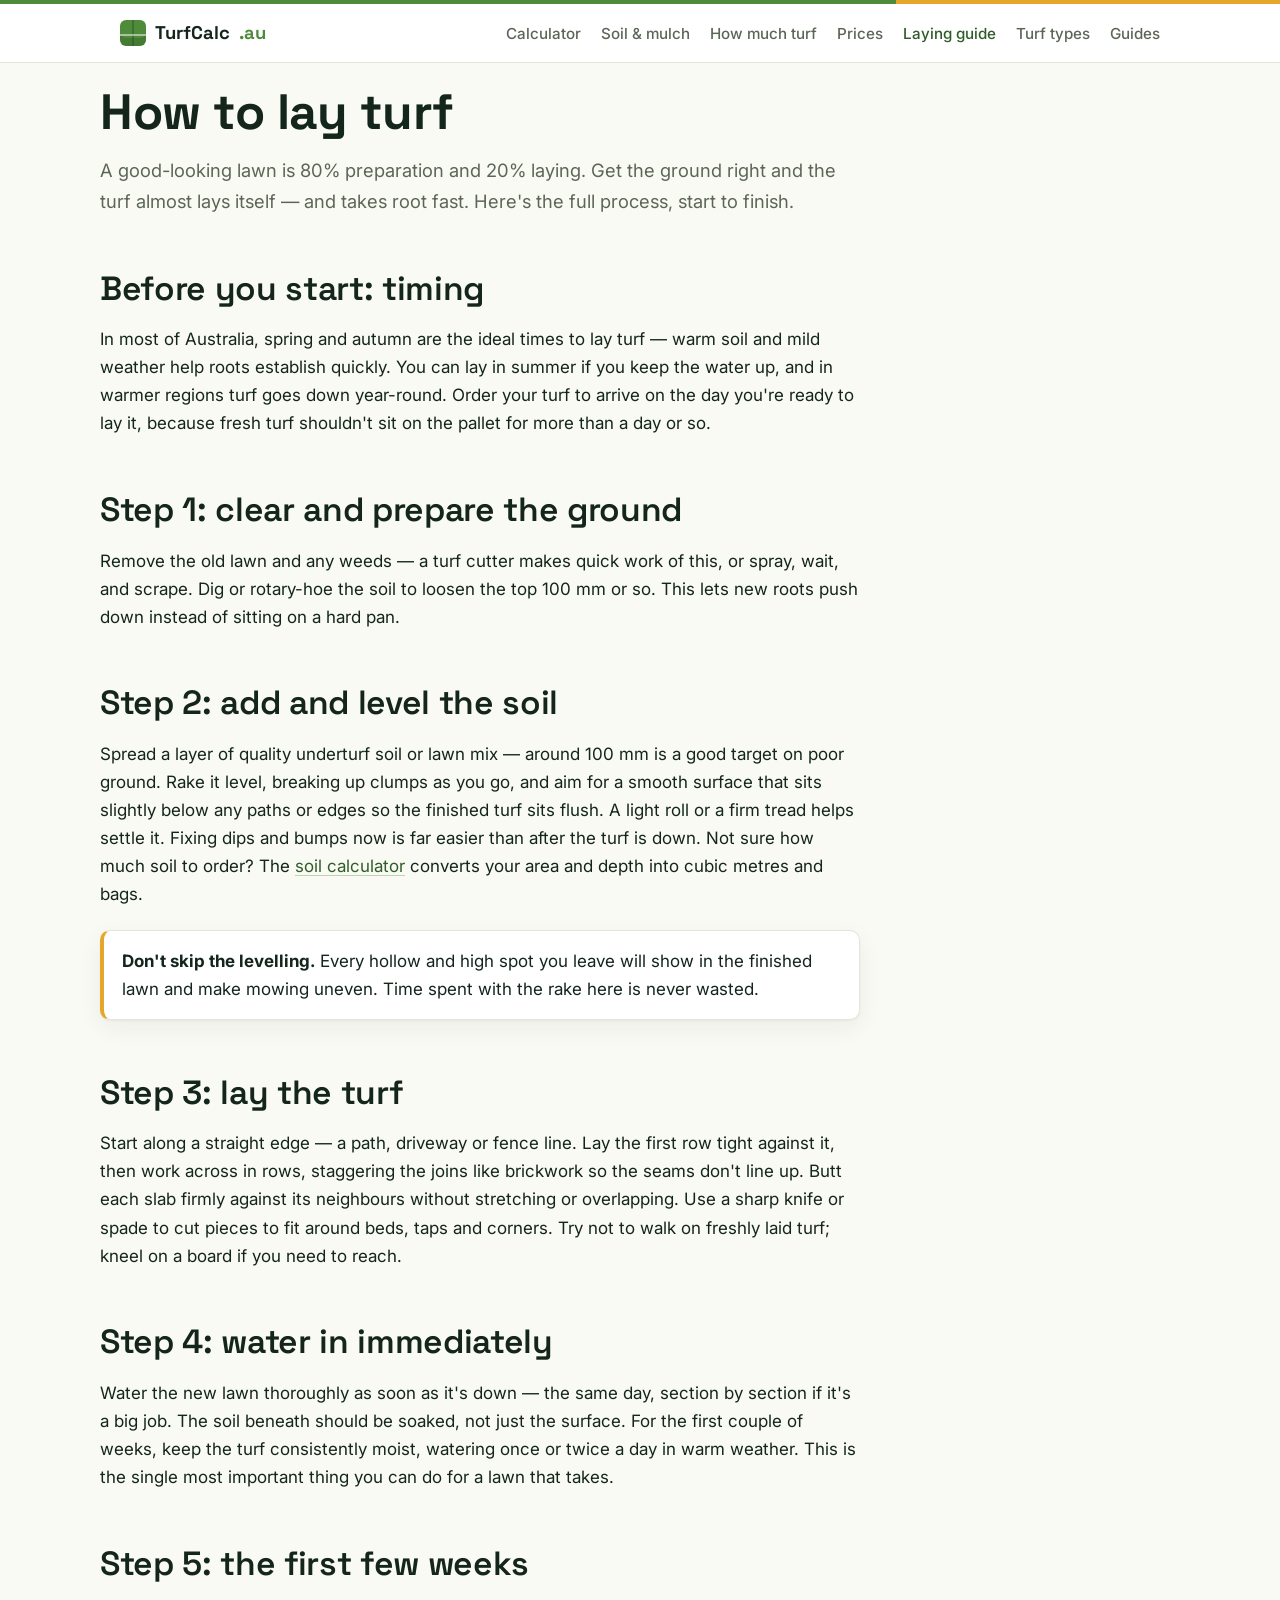
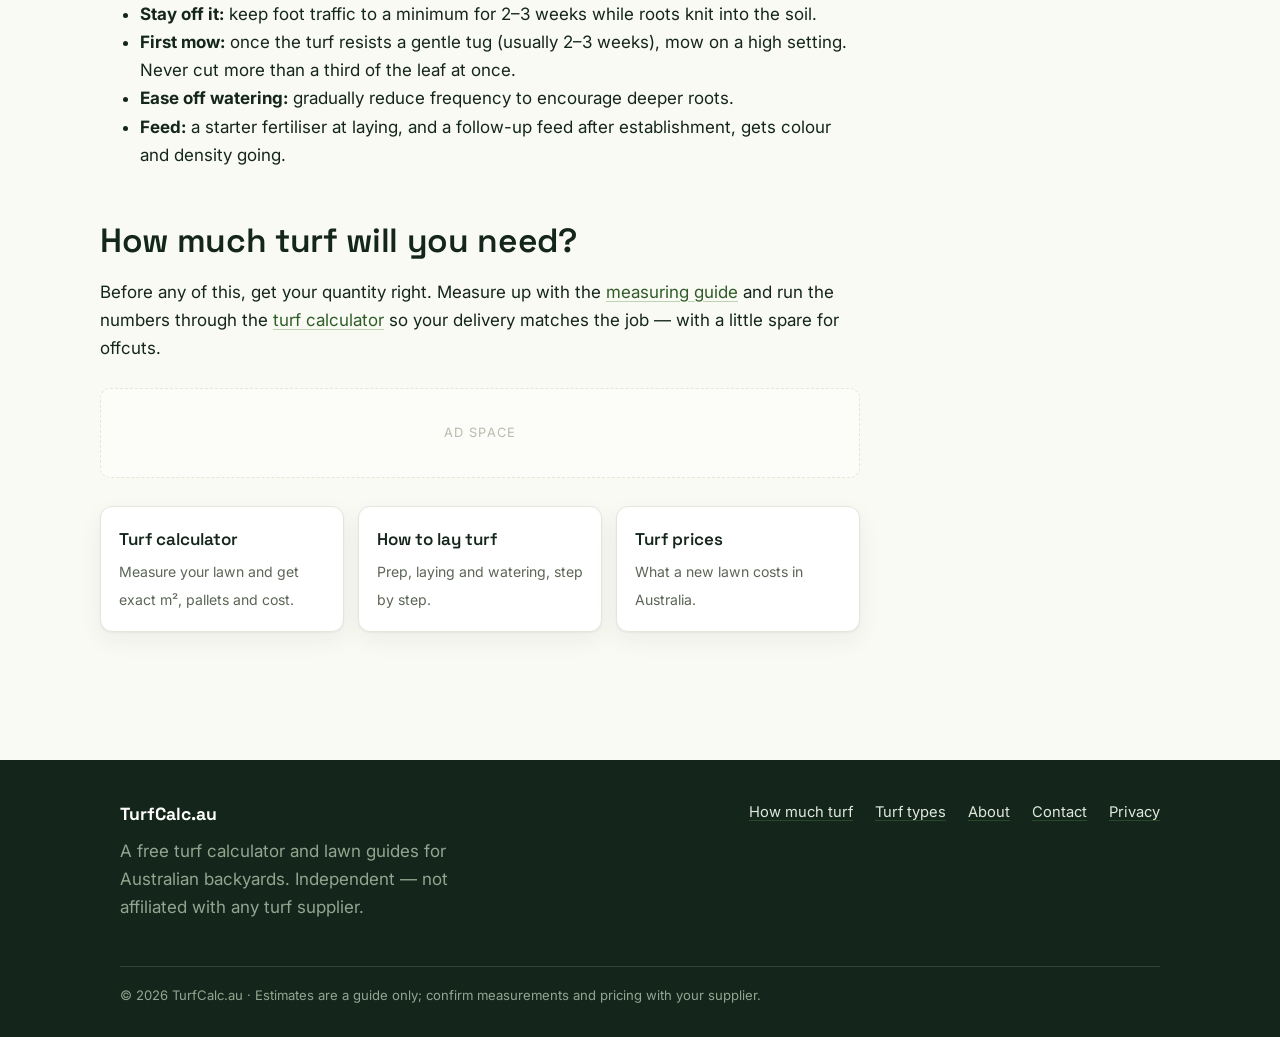
<file: how-to-lay-turf.html>
<!DOCTYPE html>
<html lang="en-AU">
<head>
<!-- Google tag (gtag.js) -->
<script async src="https://www.googletagmanager.com/gtag/js?id=G-011SLMGGJK"></script>
<script>
  window.dataLayer = window.dataLayer || [];
  function gtag(){dataLayer.push(arguments);}
  gtag('js', new Date());

  gtag('config', 'G-011SLMGGJK');
</script>
<meta charset="utf-8">
<meta name="viewport" content="width=device-width, initial-scale=1">
<title>How to Lay Turf: Step-by-Step Guide for Australian Lawns</title>
<meta name="description" content="A practical step-by-step guide to laying turf in Australia — ground preparation, laying the slabs, watering in, and caring for a new lawn while it establishes.">
<link rel="canonical" href="https://turfcalculator.com.au/how-to-lay-turf">
<link rel="preconnect" href="https://fonts.googleapis.com">
<link rel="preconnect" href="https://fonts.gstatic.com" crossorigin>
<link href="https://fonts.googleapis.com/css2?family=Inter:wght@400;500;600&family=Space+Grotesk:wght@500;600;700&family=Space+Mono:wght@700&display=swap" rel="stylesheet">
<link rel="icon" href="favicon.ico" sizes="any">
<link rel="icon" href="favicon.svg" type="image/svg+xml">
<link rel="apple-touch-icon" href="favicon-180.png">
<link rel="stylesheet" href="style.css">
<!-- ADSENSE: paste your AdSense <script> tag here after approval. -->
</head>
<body>
<a class="skip" href="#main">Skip to content</a>
<div class="topline"></div>
<header class="site">
  <div class="nav">
    <a class="brand" href="/"><span class="mark"></span>TurfCalc<span style="color:var(--turf)">.au</span></a>
    <nav class="nav-links">
      <a href="/">Calculator</a>
      <a href="/soil-mulch-gravel-calculator">Soil &amp; mulch</a>
      <a href="/how-much-turf-do-i-need">How much turf</a>
      <a href="/turf-prices-australia">Prices</a>
      <a href="/how-to-lay-turf" class="active">Laying guide</a>
      <a href="/turf-types-australia">Turf types</a>
      <a href="/guides/">Guides</a>
    </nav>
  </div>
</header>
<main class="wrap content" id="main">
<div class="narrow">

<h1>How to lay turf</h1>
<p class="lead">A good-looking lawn is 80% preparation and 20% laying. Get the ground right and the turf almost lays itself — and takes root fast. Here's the full process, start to finish.</p>

<h2>Before you start: timing</h2>
<p>In most of Australia, spring and autumn are the ideal times to lay turf — warm soil and mild weather help roots establish quickly. You can lay in summer if you keep the water up, and in warmer regions turf goes down year-round. Order your turf to arrive on the day you're ready to lay it, because fresh turf shouldn't sit on the pallet for more than a day or so.</p>

<h2>Step 1: clear and prepare the ground</h2>
<p>Remove the old lawn and any weeds — a turf cutter makes quick work of this, or spray, wait, and scrape. Dig or rotary-hoe the soil to loosen the top 100 mm or so. This lets new roots push down instead of sitting on a hard pan.</p>

<h2>Step 2: add and level the soil</h2>
<p>Spread a layer of quality underturf soil or lawn mix — around 100 mm is a good target on poor ground. Rake it level, breaking up clumps as you go, and aim for a smooth surface that sits slightly below any paths or edges so the finished turf sits flush. A light roll or a firm tread helps settle it. Fixing dips and bumps now is far easier than after the turf is down. Not sure how much soil to order? The <a href="/soil-mulch-gravel-calculator">soil calculator</a> converts your area and depth into cubic metres and bags.</p>

<div class="callout"><strong>Don't skip the levelling.</strong> Every hollow and high spot you leave will show in the finished lawn and make mowing uneven. Time spent with the rake here is never wasted.</div>

<h2>Step 3: lay the turf</h2>
<p>Start along a straight edge — a path, driveway or fence line. Lay the first row tight against it, then work across in rows, staggering the joins like brickwork so the seams don't line up. Butt each slab firmly against its neighbours without stretching or overlapping. Use a sharp knife or spade to cut pieces to fit around beds, taps and corners. Try not to walk on freshly laid turf; kneel on a board if you need to reach.</p>

<h2>Step 4: water in immediately</h2>
<p>Water the new lawn thoroughly as soon as it's down — the same day, section by section if it's a big job. The soil beneath should be soaked, not just the surface. For the first couple of weeks, keep the turf consistently moist, watering once or twice a day in warm weather. This is the single most important thing you can do for a lawn that takes.</p>

<h2>Step 5: the first few weeks</h2>
<ul>
<li><strong>Stay off it:</strong> keep foot traffic to a minimum for 2–3 weeks while roots knit into the soil.</li>
<li><strong>First mow:</strong> once the turf resists a gentle tug (usually 2–3 weeks), mow on a high setting. Never cut more than a third of the leaf at once.</li>
<li><strong>Ease off watering:</strong> gradually reduce frequency to encourage deeper roots.</li>
<li><strong>Feed:</strong> a starter fertiliser at laying, and a follow-up feed after establishment, gets colour and density going.</li>
</ul>

<h2>How much turf will you need?</h2>
<p>Before any of this, get your quantity right. Measure up with the <a href="/how-to-measure-your-lawn">measuring guide</a> and run the numbers through the <a href="/">turf calculator</a> so your delivery matches the job — with a little spare for offcuts.</p>

<div class="ad-slot">Ad space</div>
<div class="related">
  <a href="/"><span class="t">Turf calculator</span><span class="d">Measure your lawn and get exact m², pallets and cost.</span></a>
  <a href="/how-to-lay-turf"><span class="t">How to lay turf</span><span class="d">Prep, laying and watering, step by step.</span></a>
  <a href="/turf-prices-australia"><span class="t">Turf prices</span><span class="d">What a new lawn costs in Australia.</span></a>
</div>
</div>
</main>
<footer class="site">
  <div class="wrap">
    <div class="fgrid">
      <div>
        <div class="fbrand">TurfCalc.au</div>
        <p style="max-width:340px;color:#93a58f;margin-top:8px">A free turf calculator and lawn guides for Australian backyards. Independent — not affiliated with any turf supplier.</p>
      </div>
      <div class="flinks">
        <a href="/how-much-turf-do-i-need">How much turf</a>
        <a href="/turf-types-australia">Turf types</a>
        <a href="/about">About</a>
        <a href="/contact">Contact</a>
        <a href="/privacy-policy">Privacy</a>
      </div>
    </div>
    <div class="fine">© <span id="yr"></span> TurfCalc.au · Estimates are a guide only; confirm measurements and pricing with your supplier.</div>
  </div>
</footer>
<script>document.getElementById('yr').textContent=new Date().getFullYear();</script>
</body></html>
</file>
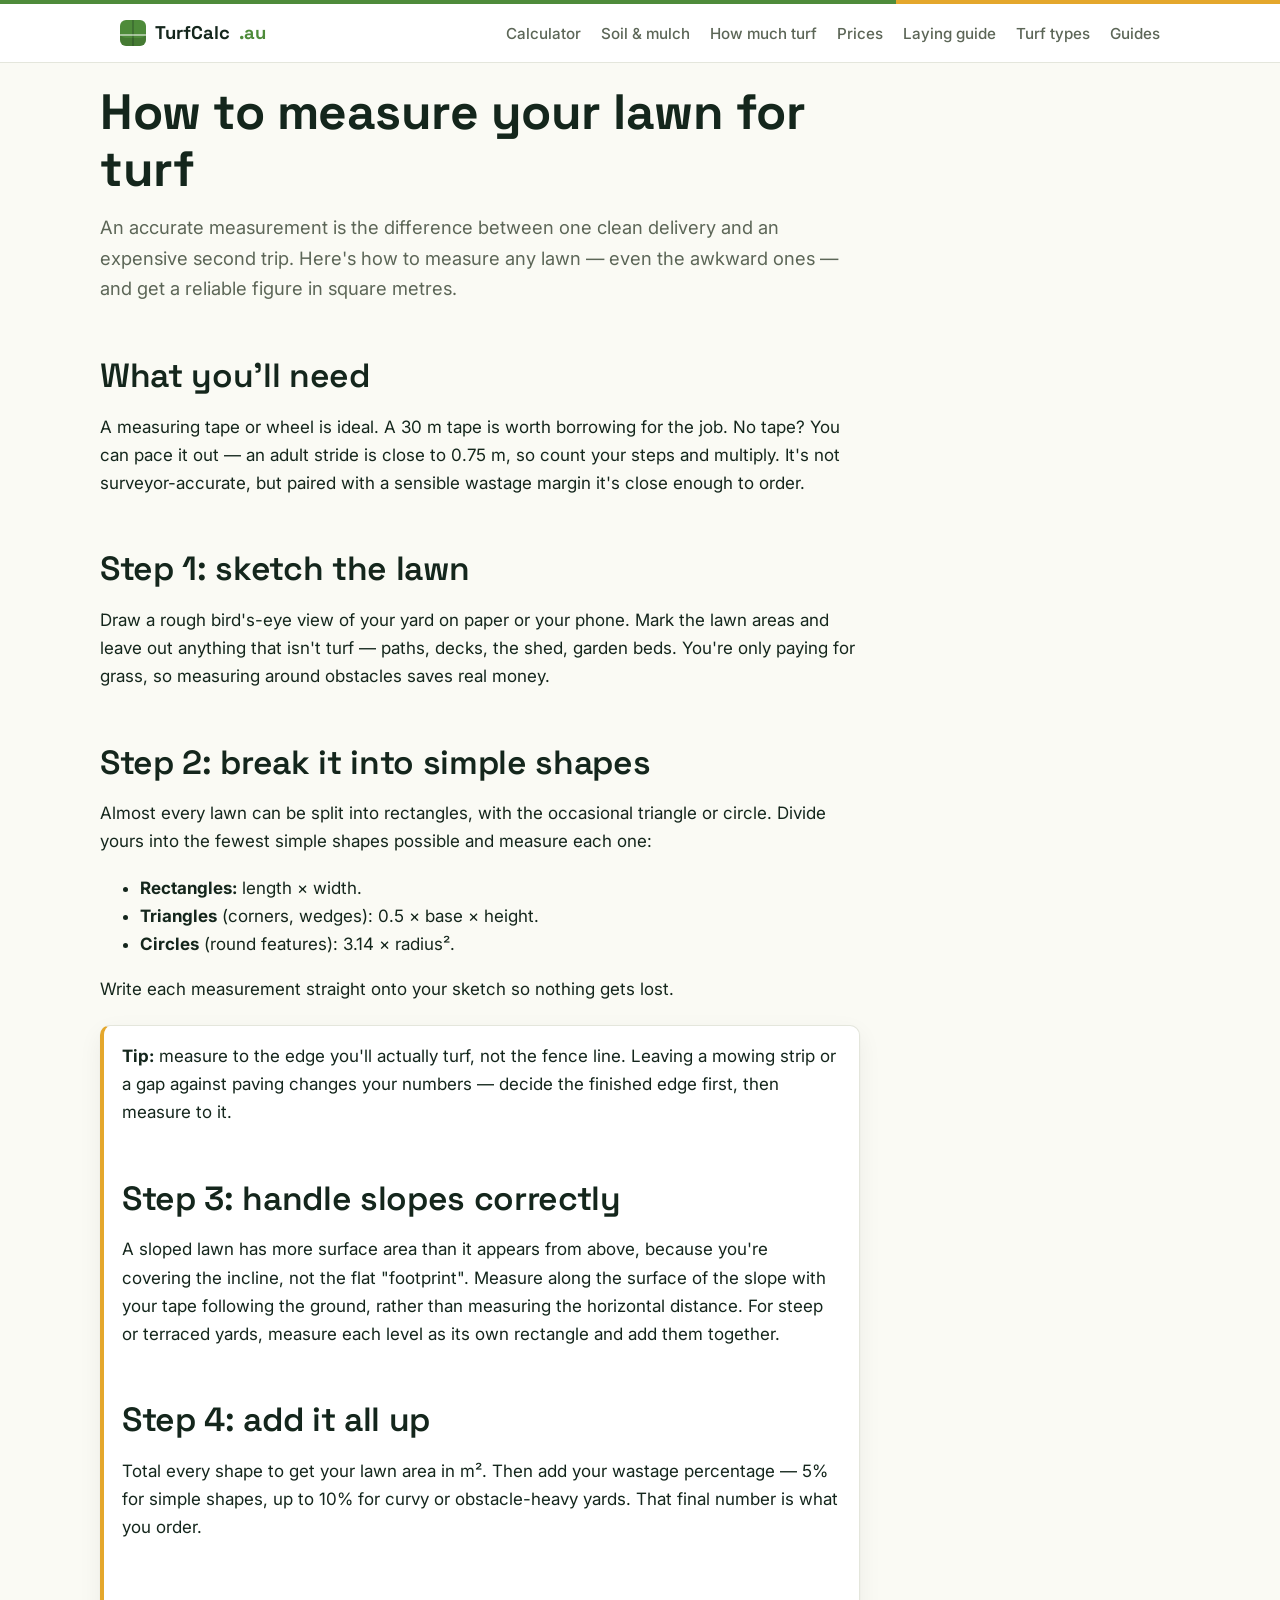
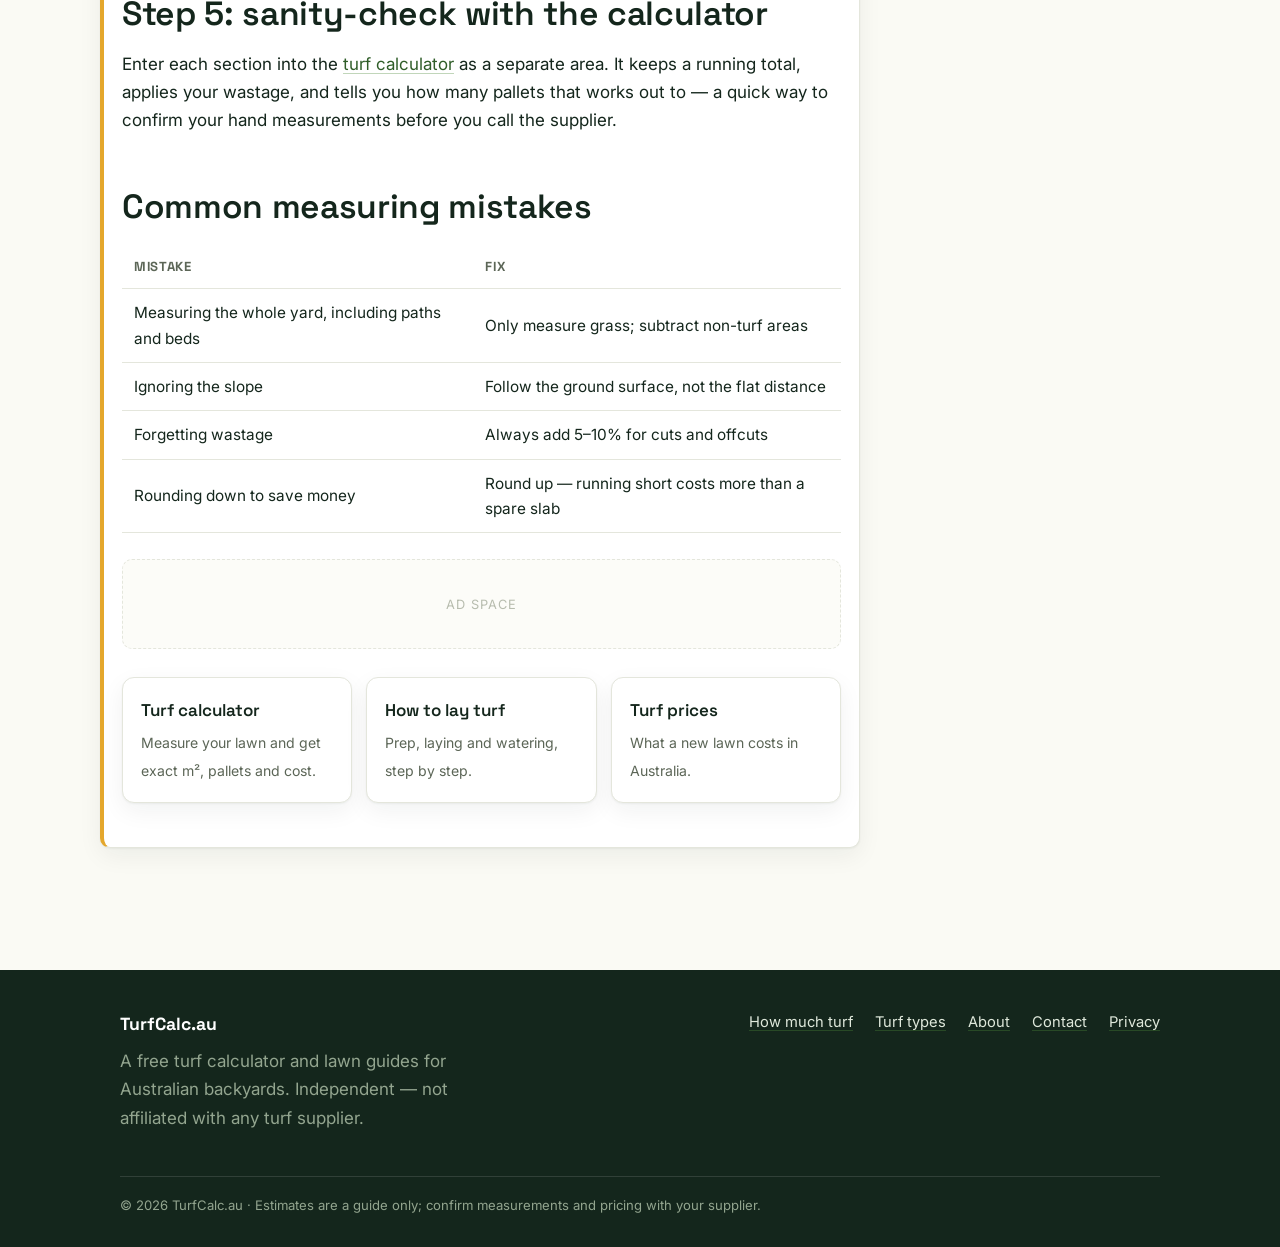
<file: how-to-measure-your-lawn.html>
<!DOCTYPE html>
<html lang="en-AU">
<head>
<!-- Google tag (gtag.js) -->
<script async src="https://www.googletagmanager.com/gtag/js?id=G-011SLMGGJK"></script>
<script>
  window.dataLayer = window.dataLayer || [];
  function gtag(){dataLayer.push(arguments);}
  gtag('js', new Date());

  gtag('config', 'G-011SLMGGJK');
</script>
<meta charset="utf-8">
<meta name="viewport" content="width=device-width, initial-scale=1">
<title>How to Measure Your Lawn for Turf (Accurate m²)</title>
<meta name="description" content="Step-by-step methods to measure your lawn accurately for turf — including odd shapes, slopes and a walking-pace trick when you don't have a long tape.">
<link rel="canonical" href="https://turfcalculator.com.au/how-to-measure-your-lawn">
<link rel="preconnect" href="https://fonts.googleapis.com">
<link rel="preconnect" href="https://fonts.gstatic.com" crossorigin>
<link href="https://fonts.googleapis.com/css2?family=Inter:wght@400;500;600&family=Space+Grotesk:wght@500;600;700&family=Space+Mono:wght@700&display=swap" rel="stylesheet">
<link rel="icon" href="favicon.ico" sizes="any">
<link rel="icon" href="favicon.svg" type="image/svg+xml">
<link rel="apple-touch-icon" href="favicon-180.png">
<link rel="stylesheet" href="style.css">
<!-- ADSENSE: paste your AdSense <script> tag here after approval. -->
</head>
<body>
<a class="skip" href="#main">Skip to content</a>
<div class="topline"></div>
<header class="site">
  <div class="nav">
    <a class="brand" href="/"><span class="mark"></span>TurfCalc<span style="color:var(--turf)">.au</span></a>
    <nav class="nav-links">
      <a href="/">Calculator</a>
      <a href="/soil-mulch-gravel-calculator">Soil &amp; mulch</a>
      <a href="/how-much-turf-do-i-need">How much turf</a>
      <a href="/turf-prices-australia">Prices</a>
      <a href="/how-to-lay-turf">Laying guide</a>
      <a href="/turf-types-australia">Turf types</a>
      <a href="/guides/">Guides</a>
    </nav>
  </div>
</header>
<main class="wrap content" id="main">
<div class="narrow">

<h1>How to measure your lawn for turf</h1>
<p class="lead">An accurate measurement is the difference between one clean delivery and an expensive second trip. Here's how to measure any lawn — even the awkward ones — and get a reliable figure in square metres.</p>

<h2>What you'll need</h2>
<p>A measuring tape or wheel is ideal. A 30 m tape is worth borrowing for the job. No tape? You can pace it out — an adult stride is close to 0.75 m, so count your steps and multiply. It's not surveyor-accurate, but paired with a sensible wastage margin it's close enough to order.</p>

<h2>Step 1: sketch the lawn</h2>
<p>Draw a rough bird's-eye view of your yard on paper or your phone. Mark the lawn areas and leave out anything that isn't turf — paths, decks, the shed, garden beds. You're only paying for grass, so measuring around obstacles saves real money.</p>

<h2>Step 2: break it into simple shapes</h2>
<p>Almost every lawn can be split into rectangles, with the occasional triangle or circle. Divide yours into the fewest simple shapes possible and measure each one:</p>
<ul>
<li><strong>Rectangles:</strong> length × width.</li>
<li><strong>Triangles</strong> (corners, wedges): 0.5 × base × height.</li>
<li><strong>Circles</strong> (round features): 3.14 × radius².</li>
</ul>
<p>Write each measurement straight onto your sketch so nothing gets lost.</p>

<div class="callout"><strong>Tip:</strong> measure to the edge you'll actually turf, not the fence line. Leaving a mowing strip or a gap against paving changes your numbers — decide the finished edge first, then measure to it.</p>

<h2>Step 3: handle slopes correctly</h2>
<p>A sloped lawn has more surface area than it appears from above, because you're covering the incline, not the flat "footprint". Measure along the surface of the slope with your tape following the ground, rather than measuring the horizontal distance. For steep or terraced yards, measure each level as its own rectangle and add them together.</p>

<h2>Step 4: add it all up</h2>
<p>Total every shape to get your lawn area in m². Then add your wastage percentage — 5% for simple shapes, up to 10% for curvy or obstacle-heavy yards. That final number is what you order.</p>

<h2>Step 5: sanity-check with the calculator</h2>
<p>Enter each section into the <a href="/">turf calculator</a> as a separate area. It keeps a running total, applies your wastage, and tells you how many pallets that works out to — a quick way to confirm your hand measurements before you call the supplier.</p>

<h2>Common measuring mistakes</h2>
<table class="data">
<tr><th>Mistake</th><th>Fix</th></tr>
<tr><td>Measuring the whole yard, including paths and beds</td><td>Only measure grass; subtract non-turf areas</td></tr>
<tr><td>Ignoring the slope</td><td>Follow the ground surface, not the flat distance</td></tr>
<tr><td>Forgetting wastage</td><td>Always add 5–10% for cuts and offcuts</td></tr>
<tr><td>Rounding down to save money</td><td>Round up — running short costs more than a spare slab</td></tr>
</table>

<div class="ad-slot">Ad space</div>
<div class="related">
  <a href="/"><span class="t">Turf calculator</span><span class="d">Measure your lawn and get exact m², pallets and cost.</span></a>
  <a href="/how-to-lay-turf"><span class="t">How to lay turf</span><span class="d">Prep, laying and watering, step by step.</span></a>
  <a href="/turf-prices-australia"><span class="t">Turf prices</span><span class="d">What a new lawn costs in Australia.</span></a>
</div>
</div>
</main>
<footer class="site">
  <div class="wrap">
    <div class="fgrid">
      <div>
        <div class="fbrand">TurfCalc.au</div>
        <p style="max-width:340px;color:#93a58f;margin-top:8px">A free turf calculator and lawn guides for Australian backyards. Independent — not affiliated with any turf supplier.</p>
      </div>
      <div class="flinks">
        <a href="/how-much-turf-do-i-need">How much turf</a>
        <a href="/turf-types-australia">Turf types</a>
        <a href="/about">About</a>
        <a href="/contact">Contact</a>
        <a href="/privacy-policy">Privacy</a>
      </div>
    </div>
    <div class="fine">© <span id="yr"></span> TurfCalc.au · Estimates are a guide only; confirm measurements and pricing with your supplier.</div>
  </div>
</footer>
<script>document.getElementById('yr').textContent=new Date().getFullYear();</script>
</body></html>
</file>
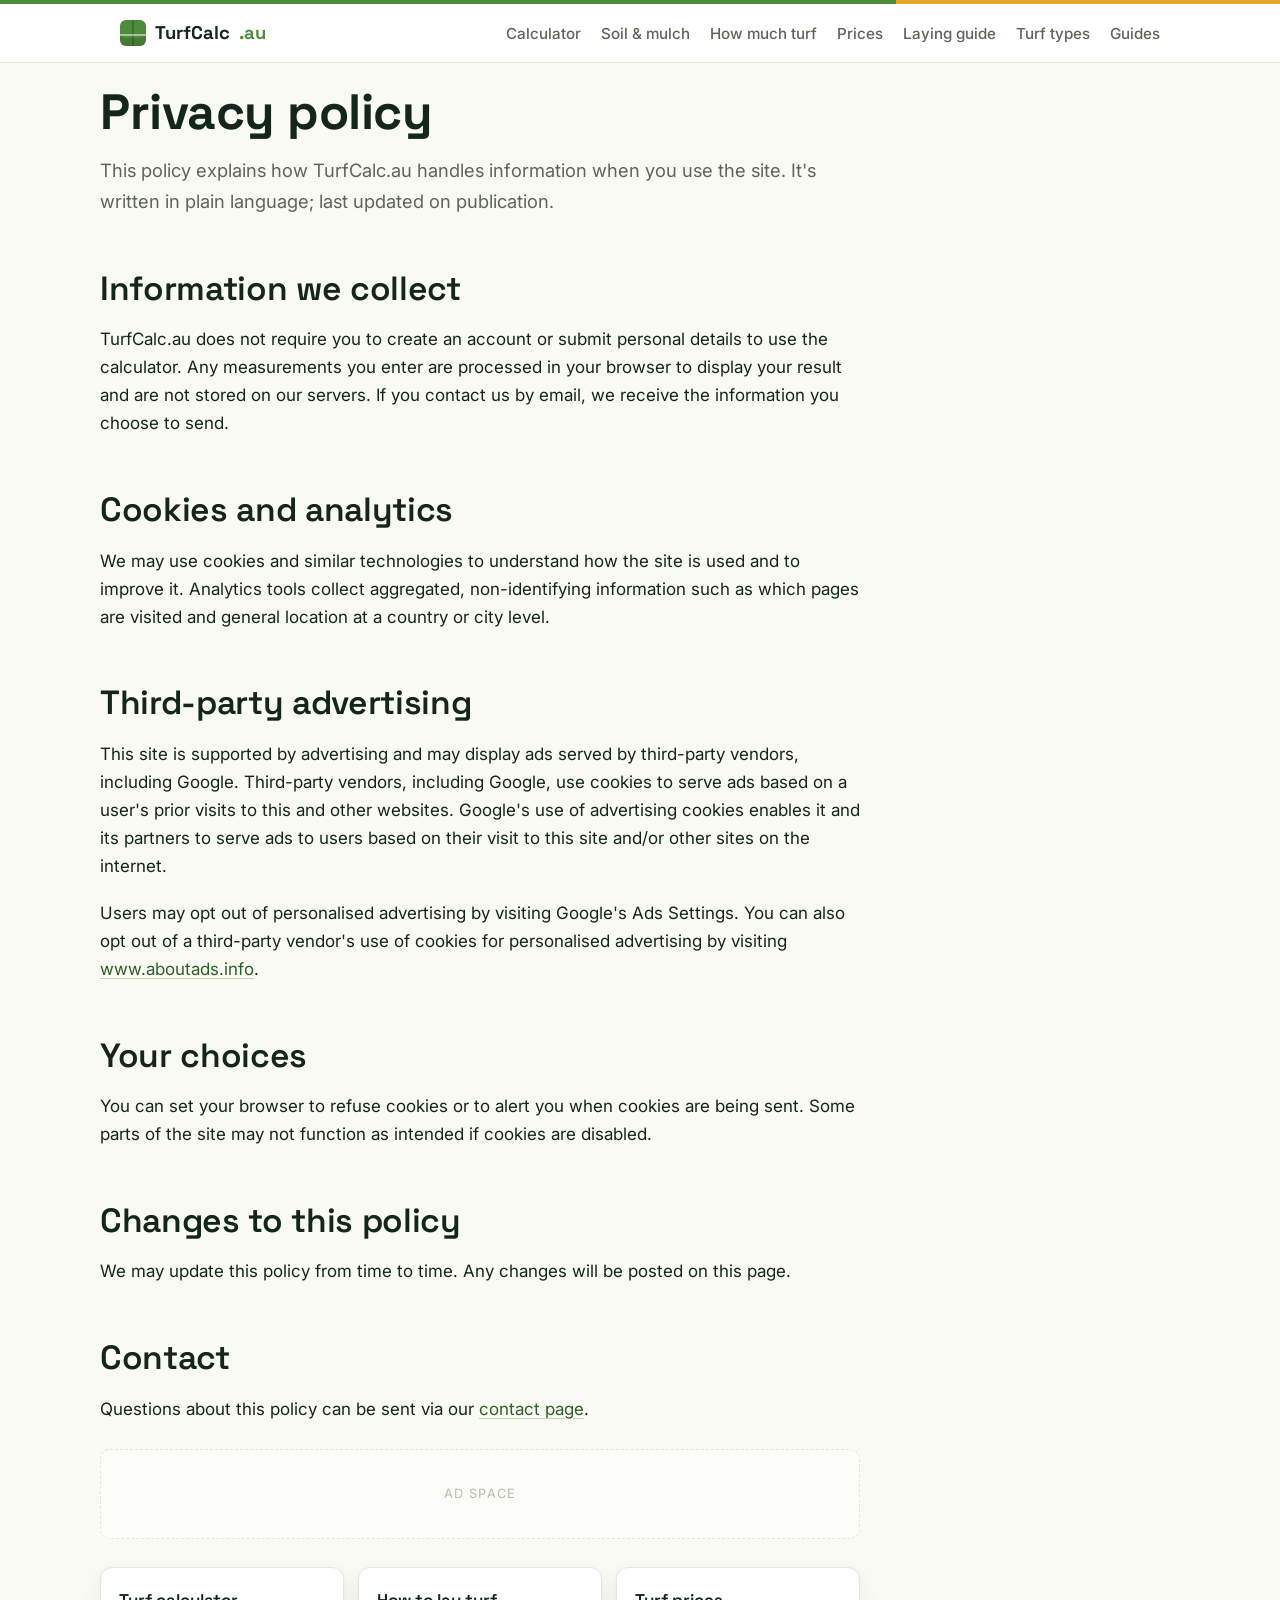
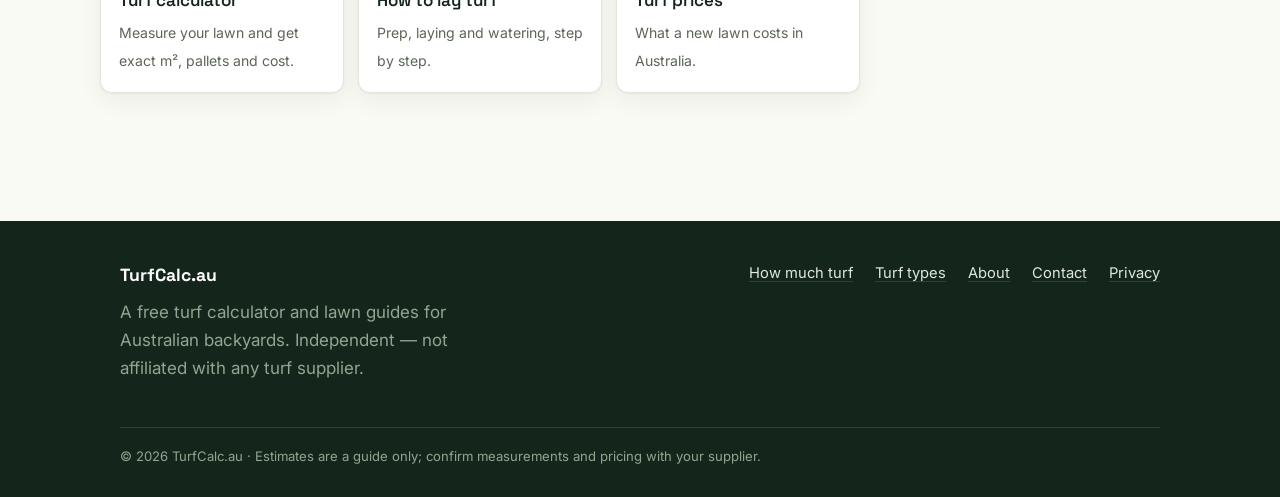
<file: privacy-policy.html>
<!DOCTYPE html>
<html lang="en-AU">
<head>
<!-- Google tag (gtag.js) -->
<script async src="https://www.googletagmanager.com/gtag/js?id=G-011SLMGGJK"></script>
<script>
  window.dataLayer = window.dataLayer || [];
  function gtag(){dataLayer.push(arguments);}
  gtag('js', new Date());

  gtag('config', 'G-011SLMGGJK');
</script>
<meta charset="utf-8">
<meta name="viewport" content="width=device-width, initial-scale=1">
<title>Privacy Policy — TurfCalc.au</title>
<meta name="description" content="Privacy policy for TurfCalc.au, covering cookies, analytics and third-party advertising including Google AdSense.">
<link rel="canonical" href="https://turfcalculator.com.au/privacy-policy">
<link rel="preconnect" href="https://fonts.googleapis.com">
<link rel="preconnect" href="https://fonts.gstatic.com" crossorigin>
<link href="https://fonts.googleapis.com/css2?family=Inter:wght@400;500;600&family=Space+Grotesk:wght@500;600;700&family=Space+Mono:wght@700&display=swap" rel="stylesheet">
<link rel="icon" href="favicon.ico" sizes="any">
<link rel="icon" href="favicon.svg" type="image/svg+xml">
<link rel="apple-touch-icon" href="favicon-180.png">
<link rel="stylesheet" href="style.css">
<!-- ADSENSE: paste your AdSense <script> tag here after approval. -->
</head>
<body>
<a class="skip" href="#main">Skip to content</a>
<div class="topline"></div>
<header class="site">
  <div class="nav">
    <a class="brand" href="/"><span class="mark"></span>TurfCalc<span style="color:var(--turf)">.au</span></a>
    <nav class="nav-links">
      <a href="/">Calculator</a>
      <a href="/soil-mulch-gravel-calculator">Soil &amp; mulch</a>
      <a href="/how-much-turf-do-i-need">How much turf</a>
      <a href="/turf-prices-australia">Prices</a>
      <a href="/how-to-lay-turf">Laying guide</a>
      <a href="/turf-types-australia">Turf types</a>
      <a href="/guides/">Guides</a>
    </nav>
  </div>
</header>
<main class="wrap content" id="main">
<div class="narrow">

<h1>Privacy policy</h1>
<p class="lead">This policy explains how TurfCalc.au handles information when you use the site. It's written in plain language; last updated on publication.</p>

<h2>Information we collect</h2>
<p>TurfCalc.au does not require you to create an account or submit personal details to use the calculator. Any measurements you enter are processed in your browser to display your result and are not stored on our servers. If you contact us by email, we receive the information you choose to send.</p>

<h2>Cookies and analytics</h2>
<p>We may use cookies and similar technologies to understand how the site is used and to improve it. Analytics tools collect aggregated, non-identifying information such as which pages are visited and general location at a country or city level.</p>

<h2>Third-party advertising</h2>
<p>This site is supported by advertising and may display ads served by third-party vendors, including Google. Third-party vendors, including Google, use cookies to serve ads based on a user's prior visits to this and other websites. Google's use of advertising cookies enables it and its partners to serve ads to users based on their visit to this site and/or other sites on the internet.</p>
<p>Users may opt out of personalised advertising by visiting Google's Ads Settings. You can also opt out of a third-party vendor's use of cookies for personalised advertising by visiting <a href="https://www.aboutads.info/">www.aboutads.info</a>.</p>

<h2>Your choices</h2>
<p>You can set your browser to refuse cookies or to alert you when cookies are being sent. Some parts of the site may not function as intended if cookies are disabled.</p>

<h2>Changes to this policy</h2>
<p>We may update this policy from time to time. Any changes will be posted on this page.</p>

<h2>Contact</h2>
<p>Questions about this policy can be sent via our <a href="/contact">contact page</a>.</p>

<div class="ad-slot">Ad space</div>
<div class="related">
  <a href="/"><span class="t">Turf calculator</span><span class="d">Measure your lawn and get exact m², pallets and cost.</span></a>
  <a href="/how-to-lay-turf"><span class="t">How to lay turf</span><span class="d">Prep, laying and watering, step by step.</span></a>
  <a href="/turf-prices-australia"><span class="t">Turf prices</span><span class="d">What a new lawn costs in Australia.</span></a>
</div>
</div>
</main>
<footer class="site">
  <div class="wrap">
    <div class="fgrid">
      <div>
        <div class="fbrand">TurfCalc.au</div>
        <p style="max-width:340px;color:#93a58f;margin-top:8px">A free turf calculator and lawn guides for Australian backyards. Independent — not affiliated with any turf supplier.</p>
      </div>
      <div class="flinks">
        <a href="/how-much-turf-do-i-need">How much turf</a>
        <a href="/turf-types-australia">Turf types</a>
        <a href="/about">About</a>
        <a href="/contact">Contact</a>
        <a href="/privacy-policy">Privacy</a>
      </div>
    </div>
    <div class="fine">© <span id="yr"></span> TurfCalc.au · Estimates are a guide only; confirm measurements and pricing with your supplier.</div>
  </div>
</footer>
<script>document.getElementById('yr').textContent=new Date().getFullYear();</script>
</body></html>
</file>
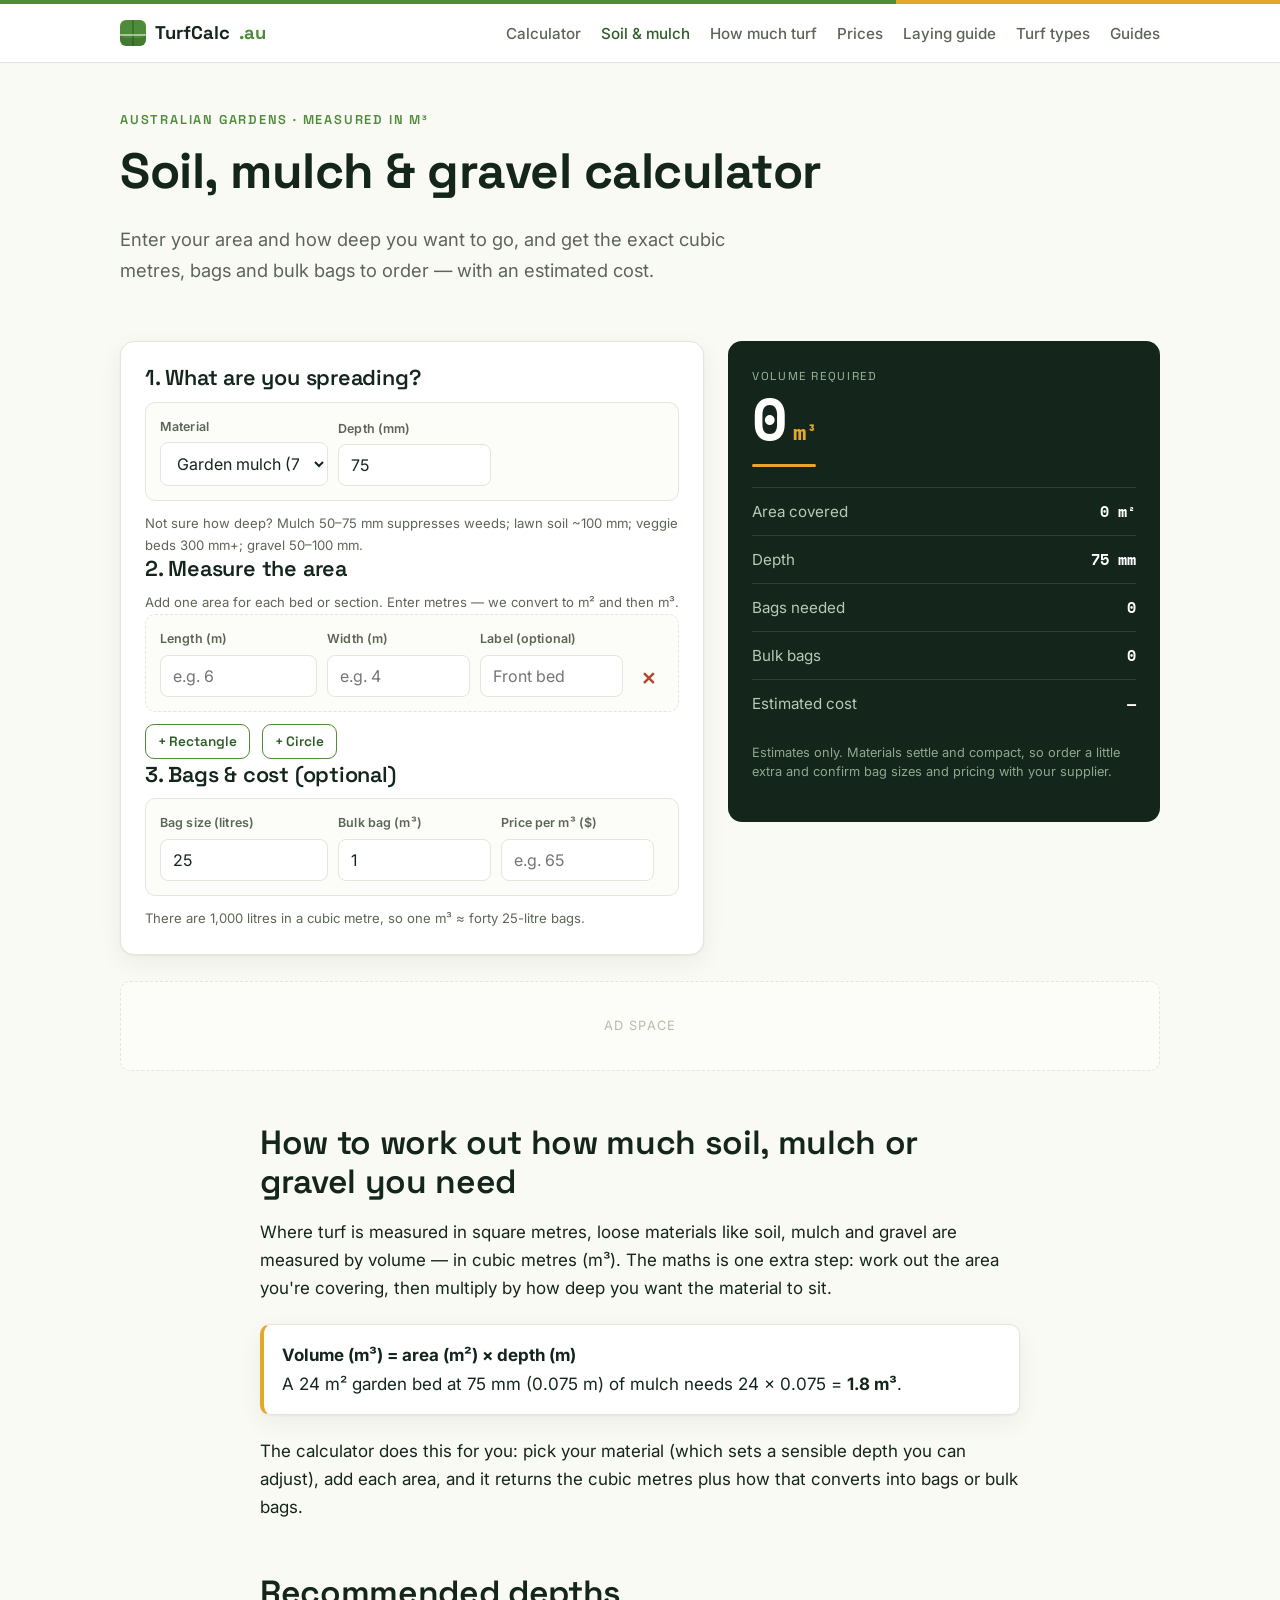
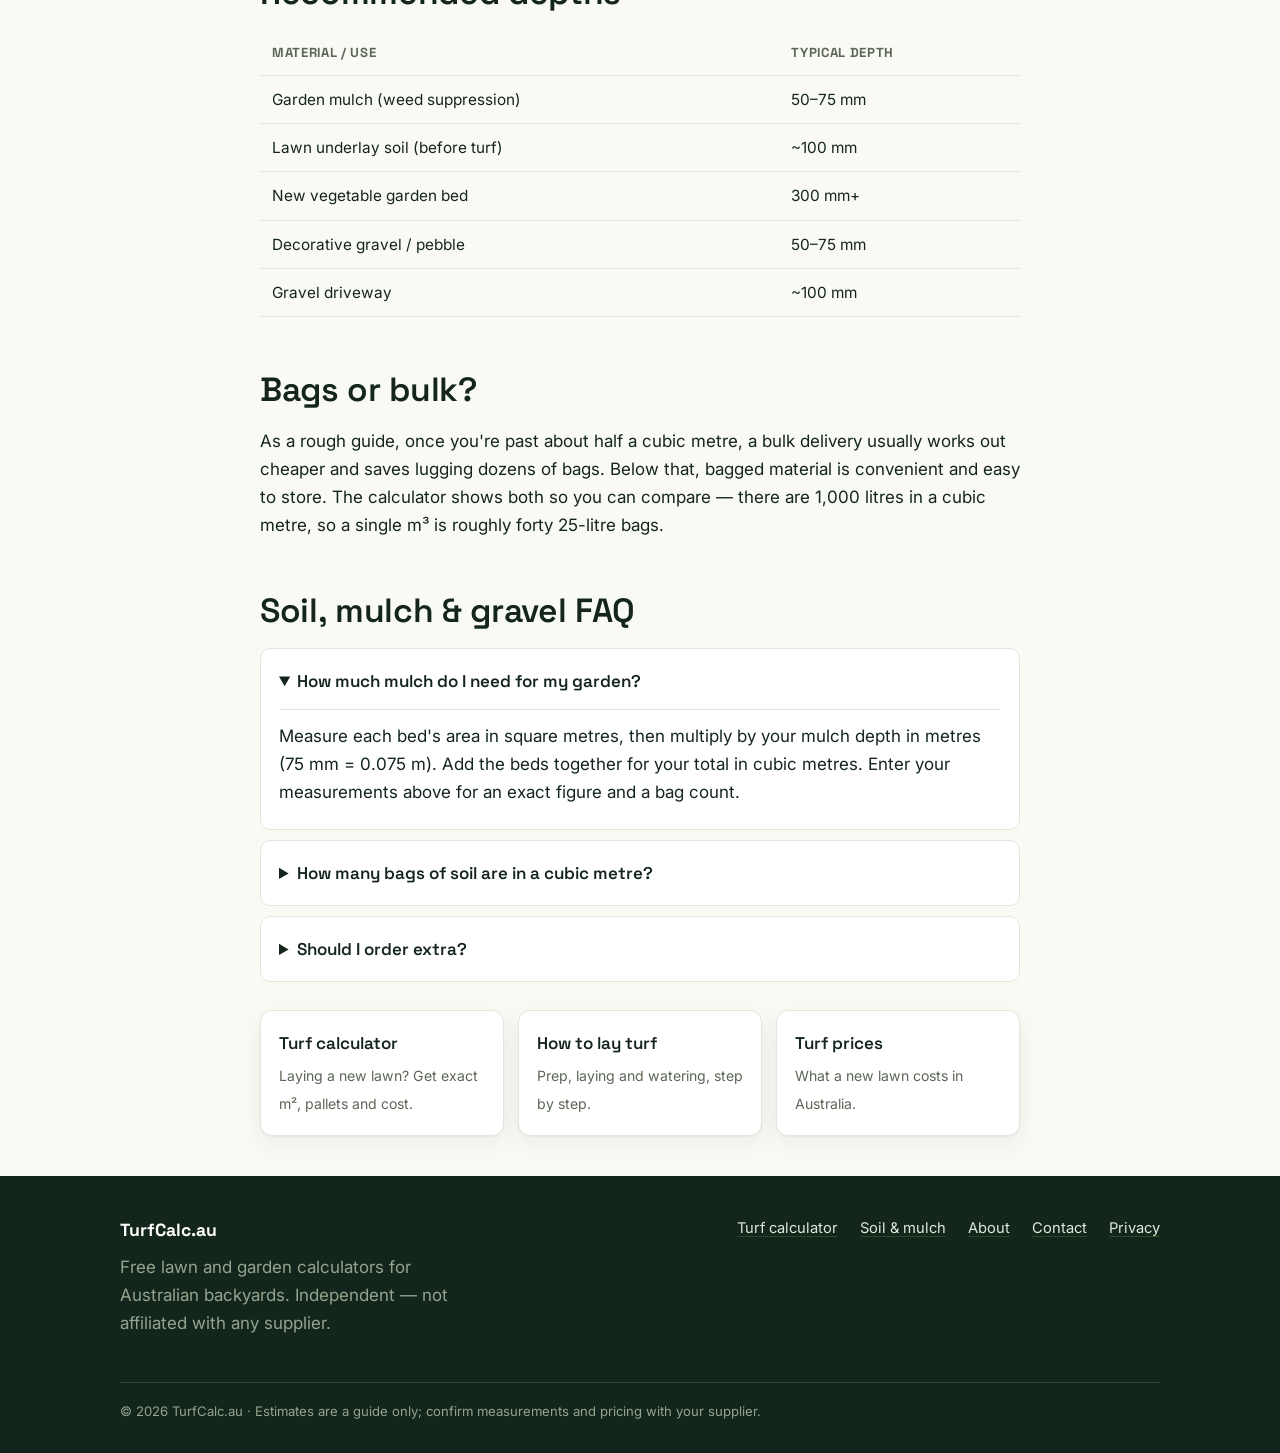
<file: soil-mulch-gravel-calculator.html>
<!DOCTYPE html>
<html lang="en-AU">
<head>
<!-- Google tag (gtag.js) -->
<script async src="https://www.googletagmanager.com/gtag/js?id=G-011SLMGGJK"></script>
<script>
  window.dataLayer = window.dataLayer || [];
  function gtag(){dataLayer.push(arguments);}
  gtag('js', new Date());

  gtag('config', 'G-011SLMGGJK');
</script>
<meta charset="utf-8">
<meta name="viewport" content="width=device-width, initial-scale=1">
<title>Soil, Mulch &amp; Gravel Calculator (m³) — How Much Do I Need? Australia</title>
<meta name="description" content="Free soil, mulch and gravel calculator for Australian gardens. Enter your area and depth to get the cubic metres, bags and bulk bags you need, plus an estimated cost.">
<link rel="canonical" href="https://turfcalculator.com.au/soil-mulch-gravel-calculator">
<meta property="og:title" content="Soil, Mulch & Gravel Calculator (m³) — Australia">
<meta property="og:description" content="Work out how much soil, mulch or gravel you need in cubic metres, bags and bulk bags.">
<meta property="og:type" content="website">
<link rel="preconnect" href="https://fonts.googleapis.com">
<link rel="preconnect" href="https://fonts.gstatic.com" crossorigin>
<link href="https://fonts.googleapis.com/css2?family=Inter:wght@400;500;600&family=Space+Grotesk:wght@500;600;700&family=Space+Mono:wght@700&display=swap" rel="stylesheet">
<link rel="icon" href="favicon.ico" sizes="any">
<link rel="icon" href="favicon.svg" type="image/svg+xml">
<link rel="apple-touch-icon" href="favicon-180.png">
<link rel="stylesheet" href="style.css">

<!-- ADSENSE: paste your AdSense <script> tag here after approval. -->

<script type="application/ld+json">
{
  "@context": "https://schema.org",
  "@type": "FAQPage",
  "mainEntity": [
    {"@type":"Question","name":"How much mulch do I need?","acceptedAnswer":{"@type":"Answer","text":"Multiply your garden area in square metres by the depth in metres to get cubic metres. For mulch, a depth of 50–75 mm (0.05–0.075 m) is typical. A 24 m² bed at 75 mm needs about 1.8 m³."}},
    {"@type":"Question","name":"How is soil, mulch and gravel sold in Australia?","acceptedAnswer":{"@type":"Answer","text":"By volume in cubic metres (m³) for bulk deliveries, or in bags — commonly 25 litres. There are 1,000 litres in a cubic metre, so one cubic metre is roughly forty 25-litre bags."}},
    {"@type":"Question","name":"What depth of mulch, soil or gravel should I use?","acceptedAnswer":{"@type":"Answer","text":"Garden mulch 50–75 mm, lawn underlay soil around 100 mm, vegetable beds 300 mm or more, decorative gravel 50–75 mm and gravel driveways around 100 mm."}}
  ]
}
</script>
</head>
<body>
<a class="skip" href="#calc">Skip to calculator</a>
<div class="topline"></div>
<header class="site">
  <div class="nav">
    <a class="brand" href="/"><span class="mark"></span>TurfCalc<span style="color:var(--turf)">.au</span></a>
    <nav class="nav-links">
      <a href="/">Calculator</a>
      <a href="/soil-mulch-gravel-calculator" class="active">Soil &amp; mulch</a>
      <a href="/how-much-turf-do-i-need">How much turf</a>
      <a href="/turf-prices-australia">Prices</a>
      <a href="/how-to-lay-turf">Laying guide</a>
      <a href="/turf-types-australia">Turf types</a>
      <a href="/guides/">Guides</a>
    </nav>
  </div>
</header>

<section class="hero">
  <div class="wrap">
    <div class="eyebrow">Australian gardens · measured in m³</div>
    <h1>Soil, mulch &amp; gravel calculator</h1>
    <p class="lead">Enter your area and how deep you want to go, and get the exact cubic metres, bags and bulk bags to order — with an estimated cost.</p>
  </div>
</section>

<main class="wrap" id="calc">
  <div class="calc-grid">
    <!-- INPUTS -->
    <div class="card">
      <h2>1. What are you spreading?</h2>
      <div class="area-row" style="border-style:solid">
        <div>
          <label for="material">Material</label>
          <select id="material" onchange="setDepth();calc()">
            <option value="75">Garden mulch (75&nbsp;mm)</option>
            <option value="100">Lawn underlay soil (100&nbsp;mm)</option>
            <option value="300">Vegetable garden soil (300&nbsp;mm)</option>
            <option value="60">Decorative gravel (60&nbsp;mm)</option>
            <option value="100">Driveway gravel (100&nbsp;mm)</option>
            <option value="custom">Custom depth…</option>
          </select>
        </div>
        <div>
          <label for="depth">Depth (mm)</label>
          <input id="depth" type="number" value="75" min="1" step="5" oninput="calc()">
        </div>
        <div></div>
        <div></div>
      </div>
      <p class="hint">Not sure how deep? Mulch 50–75&nbsp;mm suppresses weeds; lawn soil ~100&nbsp;mm; veggie beds 300&nbsp;mm+; gravel 50–100&nbsp;mm.</p>

      <h2>2. Measure the area</h2>
      <p class="hint">Add one area for each bed or section. Enter metres — we convert to m² and then m³.</p>
      <div id="areas"></div>
      <div class="row-inline" style="margin-top:6px">
        <button class="btn ghost small" type="button" onclick="addArea('rectangle')">+ Rectangle</button>
        <button class="btn ghost small" type="button" onclick="addArea('circle')">+ Circle</button>
      </div>

      <h2>3. Bags &amp; cost (optional)</h2>
      <div class="area-row" style="border-style:solid">
        <div>
          <label for="bag">Bag size (litres)</label>
          <input id="bag" type="number" value="25" min="1" step="5" oninput="calc()">
        </div>
        <div>
          <label for="bulk">Bulk bag (m³)</label>
          <input id="bulk" type="number" value="1" min="0.1" step="0.1" oninput="calc()">
        </div>
        <div>
          <label for="price">Price per m³ ($)</label>
          <input id="price" type="number" placeholder="e.g. 65" min="0" step="1" oninput="calc()">
        </div>
        <div></div>
      </div>
      <p class="hint">There are 1,000&nbsp;litres in a cubic metre, so one m³ ≈ forty 25-litre bags.</p>
    </div>

    <!-- READOUT -->
    <aside class="readout" aria-live="polite">
      <div class="rlabel">Volume required</div>
      <div class="big"><span id="r-total">0</span><span class="unit">m³</span></div>
      <div class="underline"></div>
      <div class="line"><span class="k">Area covered</span><span class="v"><span id="r-area">0</span> m²</span></div>
      <div class="line"><span class="k">Depth</span><span class="v"><span id="r-depth">75</span> mm</span></div>
      <div class="line"><span class="k">Bags needed</span><span class="v" id="r-bags">0</span></div>
      <div class="line"><span class="k">Bulk bags</span><span class="v" id="r-bulk">0</span></div>
      <div class="line"><span class="k">Estimated cost</span><span class="v" id="r-cost">—</span></div>
      <p class="muted-note">Estimates only. Materials settle and compact, so order a little extra and confirm bag sizes and pricing with your supplier.</p>
    </aside>
  </div>

  <div class="ad-slot">Ad space</div>

  <section class="narrow" style="margin:10px auto 0">
    <h2>How to work out how much soil, mulch or gravel you need</h2>
    <p>Where turf is measured in square metres, loose materials like soil, mulch and gravel are measured by volume — in cubic metres (m³). The maths is one extra step: work out the area you're covering, then multiply by how deep you want the material to sit.</p>
    <div class="callout"><strong>Volume (m³) = area (m²) × depth (m)</strong><br>A 24&nbsp;m² garden bed at 75&nbsp;mm (0.075&nbsp;m) of mulch needs 24 × 0.075 = <strong>1.8&nbsp;m³</strong>.</div>
    <p>The calculator does this for you: pick your material (which sets a sensible depth you can adjust), add each area, and it returns the cubic metres plus how that converts into bags or bulk bags.</p>

    <h2>Recommended depths</h2>
    <table class="data">
      <tr><th>Material / use</th><th>Typical depth</th></tr>
      <tr><td>Garden mulch (weed suppression)</td><td>50–75 mm</td></tr>
      <tr><td>Lawn underlay soil (before turf)</td><td>~100 mm</td></tr>
      <tr><td>New vegetable garden bed</td><td>300 mm+</td></tr>
      <tr><td>Decorative gravel / pebble</td><td>50–75 mm</td></tr>
      <tr><td>Gravel driveway</td><td>~100 mm</td></tr>
    </table>

    <h2>Bags or bulk?</h2>
    <p>As a rough guide, once you're past about half a cubic metre, a bulk delivery usually works out cheaper and saves lugging dozens of bags. Below that, bagged material is convenient and easy to store. The calculator shows both so you can compare — there are 1,000 litres in a cubic metre, so a single m³ is roughly forty 25-litre bags.</p>

    <h2>Soil, mulch &amp; gravel FAQ</h2>
    <div class="faq">
      <details open>
        <summary>How much mulch do I need for my garden?</summary>
        <p>Measure each bed's area in square metres, then multiply by your mulch depth in metres (75 mm = 0.075 m). Add the beds together for your total in cubic metres. Enter your measurements above for an exact figure and a bag count.</p>
      </details>
      <details>
        <summary>How many bags of soil are in a cubic metre?</summary>
        <p>It depends on the bag size. With common 25-litre bags, one cubic metre is about 40 bags (1,000 ÷ 25). Set your bag size in the calculator and it works out the number for you.</p>
      </details>
      <details>
        <summary>Should I order extra?</summary>
        <p>Yes — a little. Mulch and soil settle, and it's easy to underestimate depth over an uneven bed. Ordering 5–10% extra means you finish the job and have a bit spare for topping up later.</p>
      </details>
    </div>

    <div class="related">
      <a href="/"><span class="t">Turf calculator</span><span class="d">Laying a new lawn? Get exact m², pallets and cost.</span></a>
      <a href="/how-to-lay-turf"><span class="t">How to lay turf</span><span class="d">Prep, laying and watering, step by step.</span></a>
      <a href="/turf-prices-australia"><span class="t">Turf prices</span><span class="d">What a new lawn costs in Australia.</span></a>
    </div>
  </section>
</main>

<footer class="site">
  <div class="wrap">
    <div class="fgrid">
      <div>
        <div class="fbrand">TurfCalc.au</div>
        <p style="max-width:340px;color:#93a58f;margin-top:8px">Free lawn and garden calculators for Australian backyards. Independent — not affiliated with any supplier.</p>
      </div>
      <div class="flinks">
        <a href="/">Turf calculator</a>
        <a href="/soil-mulch-gravel-calculator">Soil &amp; mulch</a>
        <a href="/about">About</a>
        <a href="/contact">Contact</a>
        <a href="/privacy-policy">Privacy</a>
      </div>
    </div>
    <div class="fine">© <span id="yr"></span> TurfCalc.au · Estimates are a guide only; confirm measurements and pricing with your supplier.</div>
  </div>
</footer>

<script>
document.getElementById('yr').textContent = new Date().getFullYear();
let idc = 0;
const areasEl = document.getElementById('areas');

function setDepth(){
  const m = document.getElementById('material');
  if (m.value !== 'custom') document.getElementById('depth').value = m.value;
}

function addArea(shape){
  const div = document.createElement('div');
  div.className = 'area-row ' + shape;
  div.dataset.shape = shape;
  let fields = '';
  if (shape === 'rectangle'){
    fields =
      `<div><label>Length (m)</label><input type="number" class="f1" min="0" step="0.1" oninput="calc()" placeholder="e.g. 6"></div>
       <div><label>Width (m)</label><input type="number" class="f2" min="0" step="0.1" oninput="calc()" placeholder="e.g. 4"></div>
       <div><label>Label (optional)</label><input type="text" class="lab" placeholder="Front bed"></div>`;
  } else {
    fields =
      `<div><label>Diameter (m)</label><input type="number" class="f1" min="0" step="0.1" oninput="calc()" placeholder="e.g. 3"></div>
       <div><label>&nbsp;</label><input type="text" value="Round bed" disabled style="background:#f4f5ef;color:#9aa295"></div>
       <div><label>Label (optional)</label><input type="text" class="lab" placeholder="Garden circle"></div>`;
  }
  div.innerHTML = fields + `<button class="btn icon" type="button" aria-label="Remove area" onclick="this.parentElement.remove();calc()">✕</button>`;
  areasEl.appendChild(div);
}

function areaOf(row){
  const f1 = parseFloat(row.querySelector('.f1')?.value) || 0;
  const f2 = parseFloat(row.querySelector('.f2')?.value) || 0;
  if (row.dataset.shape === 'rectangle') return f1 * f2;
  if (row.dataset.shape === 'circle')    return Math.PI * Math.pow(f1/2, 2);
  return 0;
}
function fmt(n){ return (Math.round(n*100)/100).toLocaleString('en-AU'); }

function calc(){
  let area = 0;
  document.querySelectorAll('.area-row[data-shape]').forEach(r => area += areaOf(r));
  const depth = Math.max(0, parseFloat(document.getElementById('depth').value) || 0);
  const bag   = Math.max(1, parseFloat(document.getElementById('bag').value) || 25);
  const bulk  = Math.max(0.1, parseFloat(document.getElementById('bulk').value) || 1);
  const price = parseFloat(document.getElementById('price').value) || 0;

  const m3 = area * (depth/1000);
  document.getElementById('r-area').textContent  = fmt(area);
  document.getElementById('r-depth').textContent = fmt(depth);
  document.getElementById('r-total').textContent = fmt(m3);
  document.getElementById('r-bags').textContent  = m3 > 0 ? Math.ceil(m3 * 1000 / bag) : 0;
  document.getElementById('r-bulk').textContent  = m3 > 0 ? Math.ceil(m3 / bulk) : 0;
  document.getElementById('r-cost').textContent  = price > 0 ? '$' + fmt(m3 * price) : '—';
}

addArea('rectangle');
setDepth();
calc();
</script>
</body>
</html>
</file>
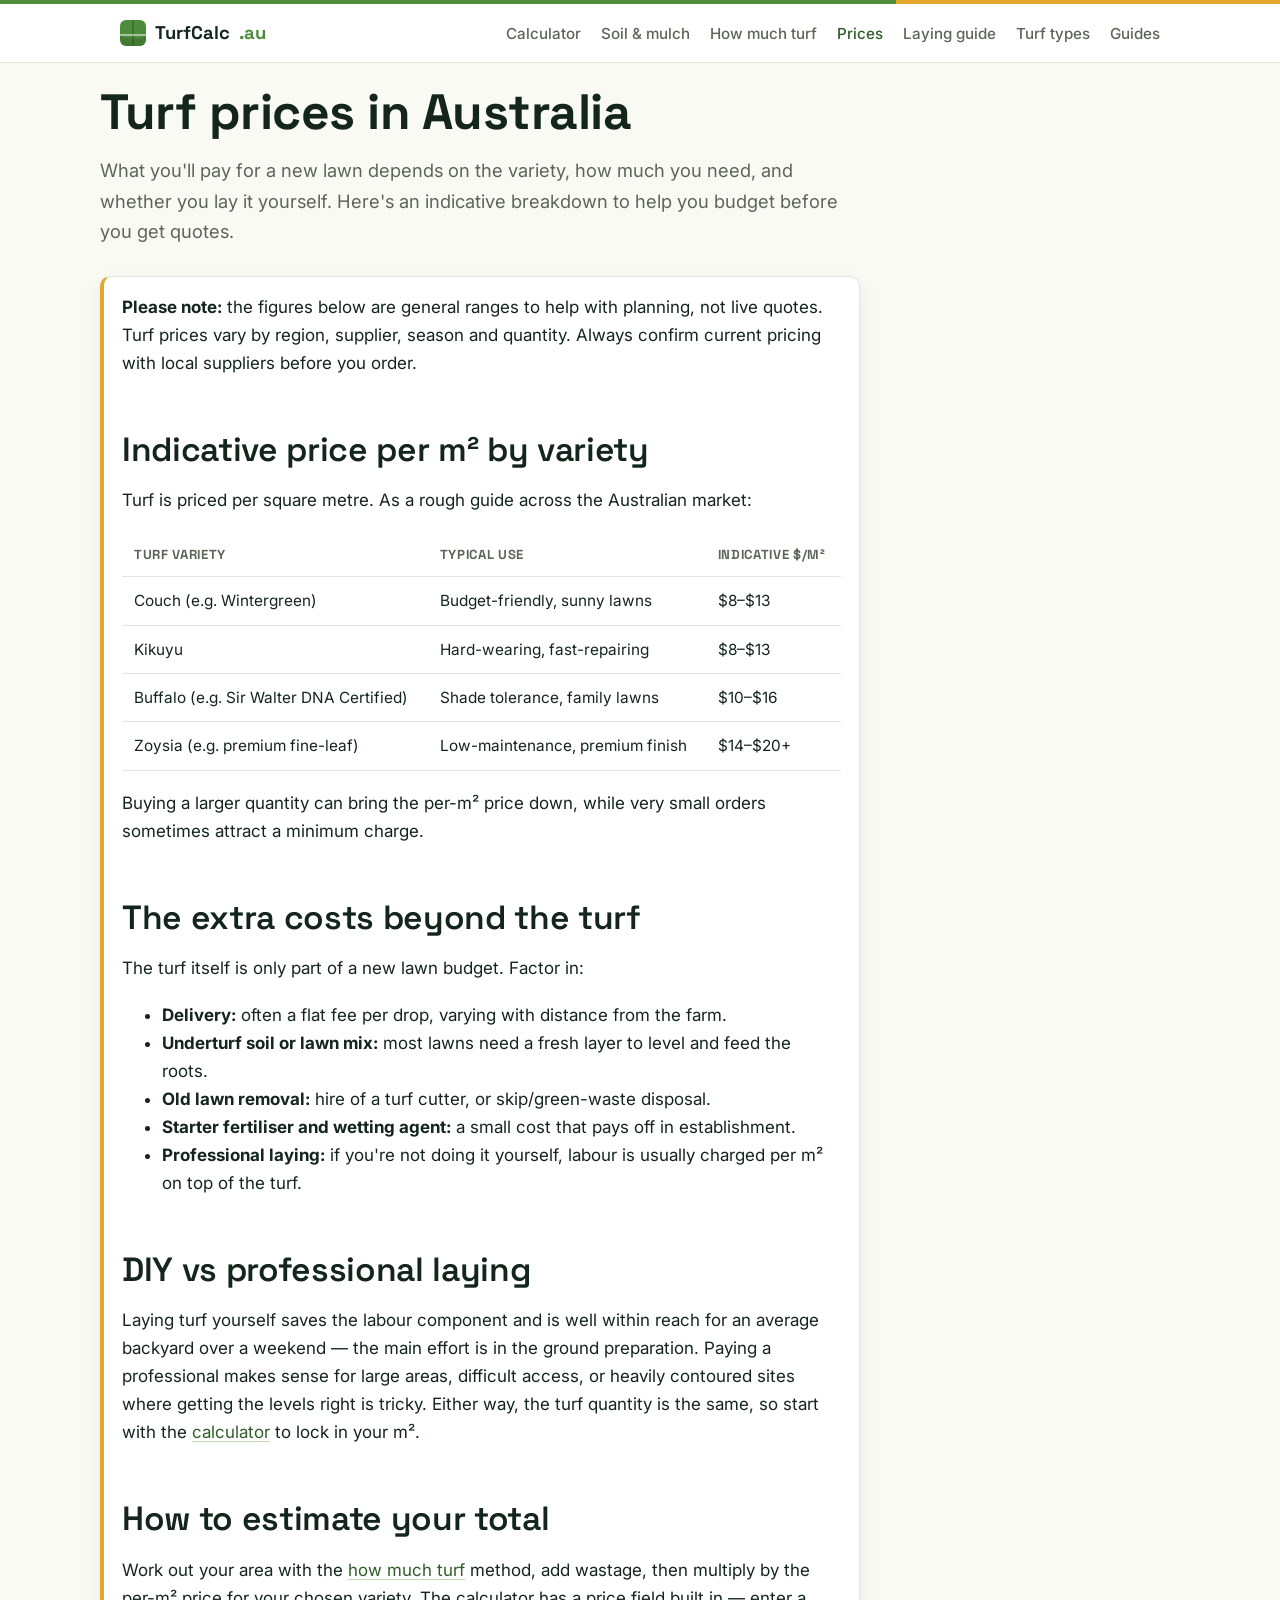
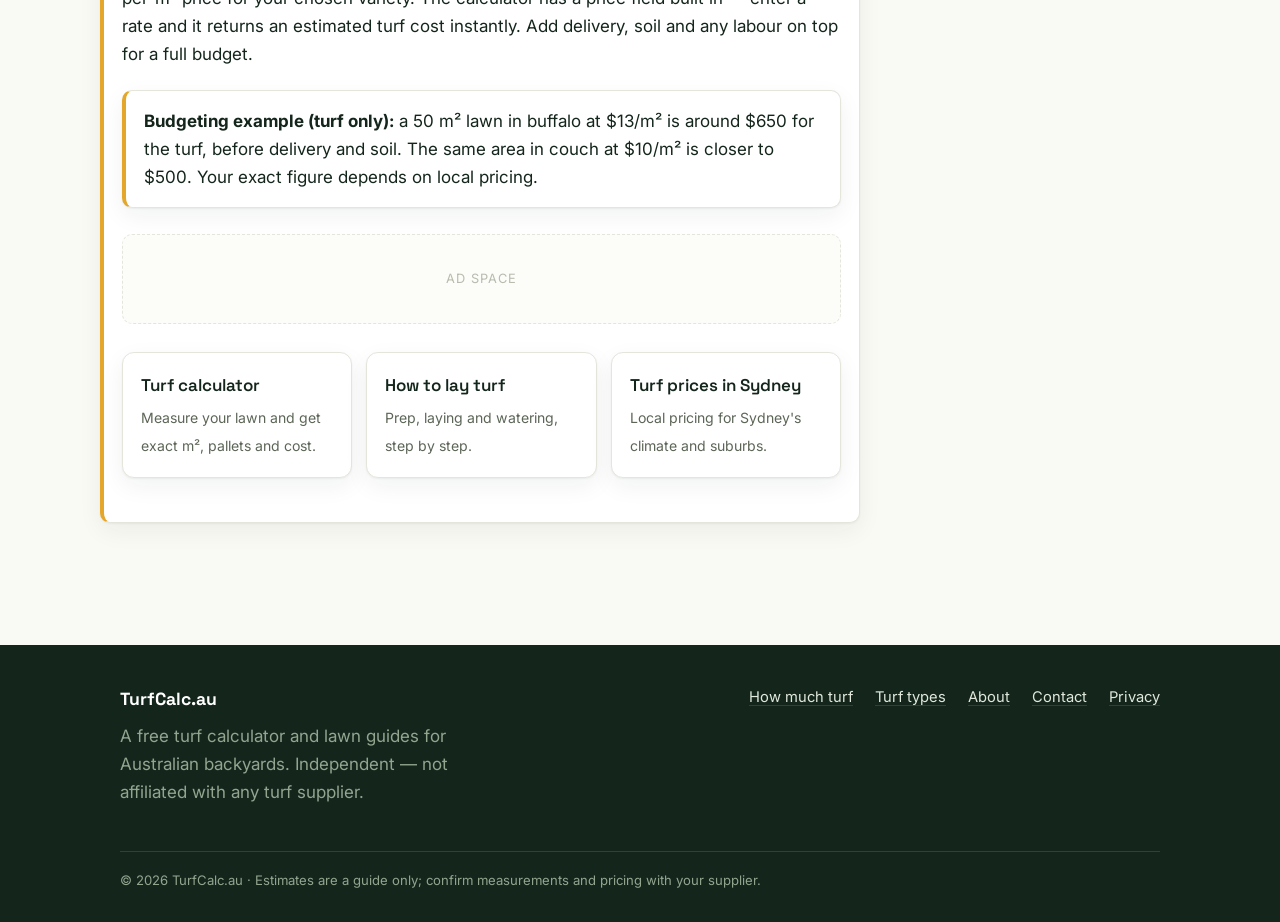
<file: turf-prices-australia.html>
<!DOCTYPE html>
<html lang="en-AU">
<head>
<!-- Google tag (gtag.js) -->
<script async src="https://www.googletagmanager.com/gtag/js?id=G-011SLMGGJK"></script>
<script>
  window.dataLayer = window.dataLayer || [];
  function gtag(){dataLayer.push(arguments);}
  gtag('js', new Date());

  gtag('config', 'G-011SLMGGJK');
</script>
<meta charset="utf-8">
<meta name="viewport" content="width=device-width, initial-scale=1">
<title>Turf Prices in Australia — Cost per m² by Variety (Guide)</title>
<meta name="description" content="An indicative guide to turf prices in Australia by variety, plus the extra costs of delivery, soil preparation and professional laying. Confirm current pricing locally.">
<link rel="canonical" href="https://turfcalculator.com.au/turf-prices-australia">
<link rel="preconnect" href="https://fonts.googleapis.com">
<link rel="preconnect" href="https://fonts.gstatic.com" crossorigin>
<link href="https://fonts.googleapis.com/css2?family=Inter:wght@400;500;600&family=Space+Grotesk:wght@500;600;700&family=Space+Mono:wght@700&display=swap" rel="stylesheet">
<link rel="icon" href="favicon.ico" sizes="any">
<link rel="icon" href="favicon.svg" type="image/svg+xml">
<link rel="apple-touch-icon" href="favicon-180.png">
<link rel="stylesheet" href="style.css">
<!-- ADSENSE: paste your AdSense <script> tag here after approval. -->
</head>
<body>
<a class="skip" href="#main">Skip to content</a>
<div class="topline"></div>
<header class="site">
  <div class="nav">
    <a class="brand" href="/"><span class="mark"></span>TurfCalc<span style="color:var(--turf)">.au</span></a>
    <nav class="nav-links">
      <a href="/">Calculator</a>
      <a href="/soil-mulch-gravel-calculator">Soil &amp; mulch</a>
      <a href="/how-much-turf-do-i-need">How much turf</a>
      <a href="/turf-prices-australia" class="active">Prices</a>
      <a href="/how-to-lay-turf">Laying guide</a>
      <a href="/turf-types-australia">Turf types</a>
      <a href="/guides/">Guides</a>
    </nav>
  </div>
</header>
<main class="wrap content" id="main">
<div class="narrow">

<h1>Turf prices in Australia</h1>
<p class="lead">What you'll pay for a new lawn depends on the variety, how much you need, and whether you lay it yourself. Here's an indicative breakdown to help you budget before you get quotes.</p>

<div class="callout"><strong>Please note:</strong> the figures below are general ranges to help with planning, not live quotes. Turf prices vary by region, supplier, season and quantity. Always confirm current pricing with local suppliers before you order.</p>

<h2>Indicative price per m² by variety</h2>
<p>Turf is priced per square metre. As a rough guide across the Australian market:</p>
<table class="data">
<tr><th>Turf variety</th><th>Typical use</th><th>Indicative $/m²</th></tr>
<tr><td>Couch (e.g. Wintergreen)</td><td>Budget-friendly, sunny lawns</td><td>$8–$13</td></tr>
<tr><td>Kikuyu</td><td>Hard-wearing, fast-repairing</td><td>$8–$13</td></tr>
<tr><td>Buffalo (e.g. Sir Walter DNA Certified)</td><td>Shade tolerance, family lawns</td><td>$10–$16</td></tr>
<tr><td>Zoysia (e.g. premium fine-leaf)</td><td>Low-maintenance, premium finish</td><td>$14–$20+</td></tr>
</table>
<p>Buying a larger quantity can bring the per-m² price down, while very small orders sometimes attract a minimum charge.</p>

<h2>The extra costs beyond the turf</h2>
<p>The turf itself is only part of a new lawn budget. Factor in:</p>
<ul>
<li><strong>Delivery:</strong> often a flat fee per drop, varying with distance from the farm.</li>
<li><strong>Underturf soil or lawn mix:</strong> most lawns need a fresh layer to level and feed the roots.</li>
<li><strong>Old lawn removal:</strong> hire of a turf cutter, or skip/green-waste disposal.</li>
<li><strong>Starter fertiliser and wetting agent:</strong> a small cost that pays off in establishment.</li>
<li><strong>Professional laying:</strong> if you're not doing it yourself, labour is usually charged per m² on top of the turf.</li>
</ul>

<h2>DIY vs professional laying</h2>
<p>Laying turf yourself saves the labour component and is well within reach for an average backyard over a weekend — the main effort is in the ground preparation. Paying a professional makes sense for large areas, difficult access, or heavily contoured sites where getting the levels right is tricky. Either way, the turf quantity is the same, so start with the <a href="/">calculator</a> to lock in your m².</p>

<h2>How to estimate your total</h2>
<p>Work out your area with the <a href="/how-much-turf-do-i-need">how much turf</a> method, add wastage, then multiply by the per-m² price for your chosen variety. The calculator has a price field built in — enter a rate and it returns an estimated turf cost instantly. Add delivery, soil and any labour on top for a full budget.</p>

<div class="callout"><strong>Budgeting example (turf only):</strong> a 50 m² lawn in buffalo at $13/m² is around $650 for the turf, before delivery and soil. The same area in couch at $10/m² is closer to $500. Your exact figure depends on local pricing.</div>

<div class="ad-slot">Ad space</div>
<div class="related">
  <a href="/"><span class="t">Turf calculator</span><span class="d">Measure your lawn and get exact m², pallets and cost.</span></a>
  <a href="/how-to-lay-turf"><span class="t">How to lay turf</span><span class="d">Prep, laying and watering, step by step.</span></a>
  <a href="/turf-prices-sydney"><span class="t">Turf prices in Sydney</span><span class="d">Local pricing for Sydney's climate and suburbs.</span></a>
</div>
</div>
</main>
<footer class="site">
  <div class="wrap">
    <div class="fgrid">
      <div>
        <div class="fbrand">TurfCalc.au</div>
        <p style="max-width:340px;color:#93a58f;margin-top:8px">A free turf calculator and lawn guides for Australian backyards. Independent — not affiliated with any turf supplier.</p>
      </div>
      <div class="flinks">
        <a href="/how-much-turf-do-i-need">How much turf</a>
        <a href="/turf-types-australia">Turf types</a>
        <a href="/about">About</a>
        <a href="/contact">Contact</a>
        <a href="/privacy-policy">Privacy</a>
      </div>
    </div>
    <div class="fine">© <span id="yr"></span> TurfCalc.au · Estimates are a guide only; confirm measurements and pricing with your supplier.</div>
  </div>
</footer>
<script>document.getElementById('yr').textContent=new Date().getFullYear();</script>
</body></html>
</file>
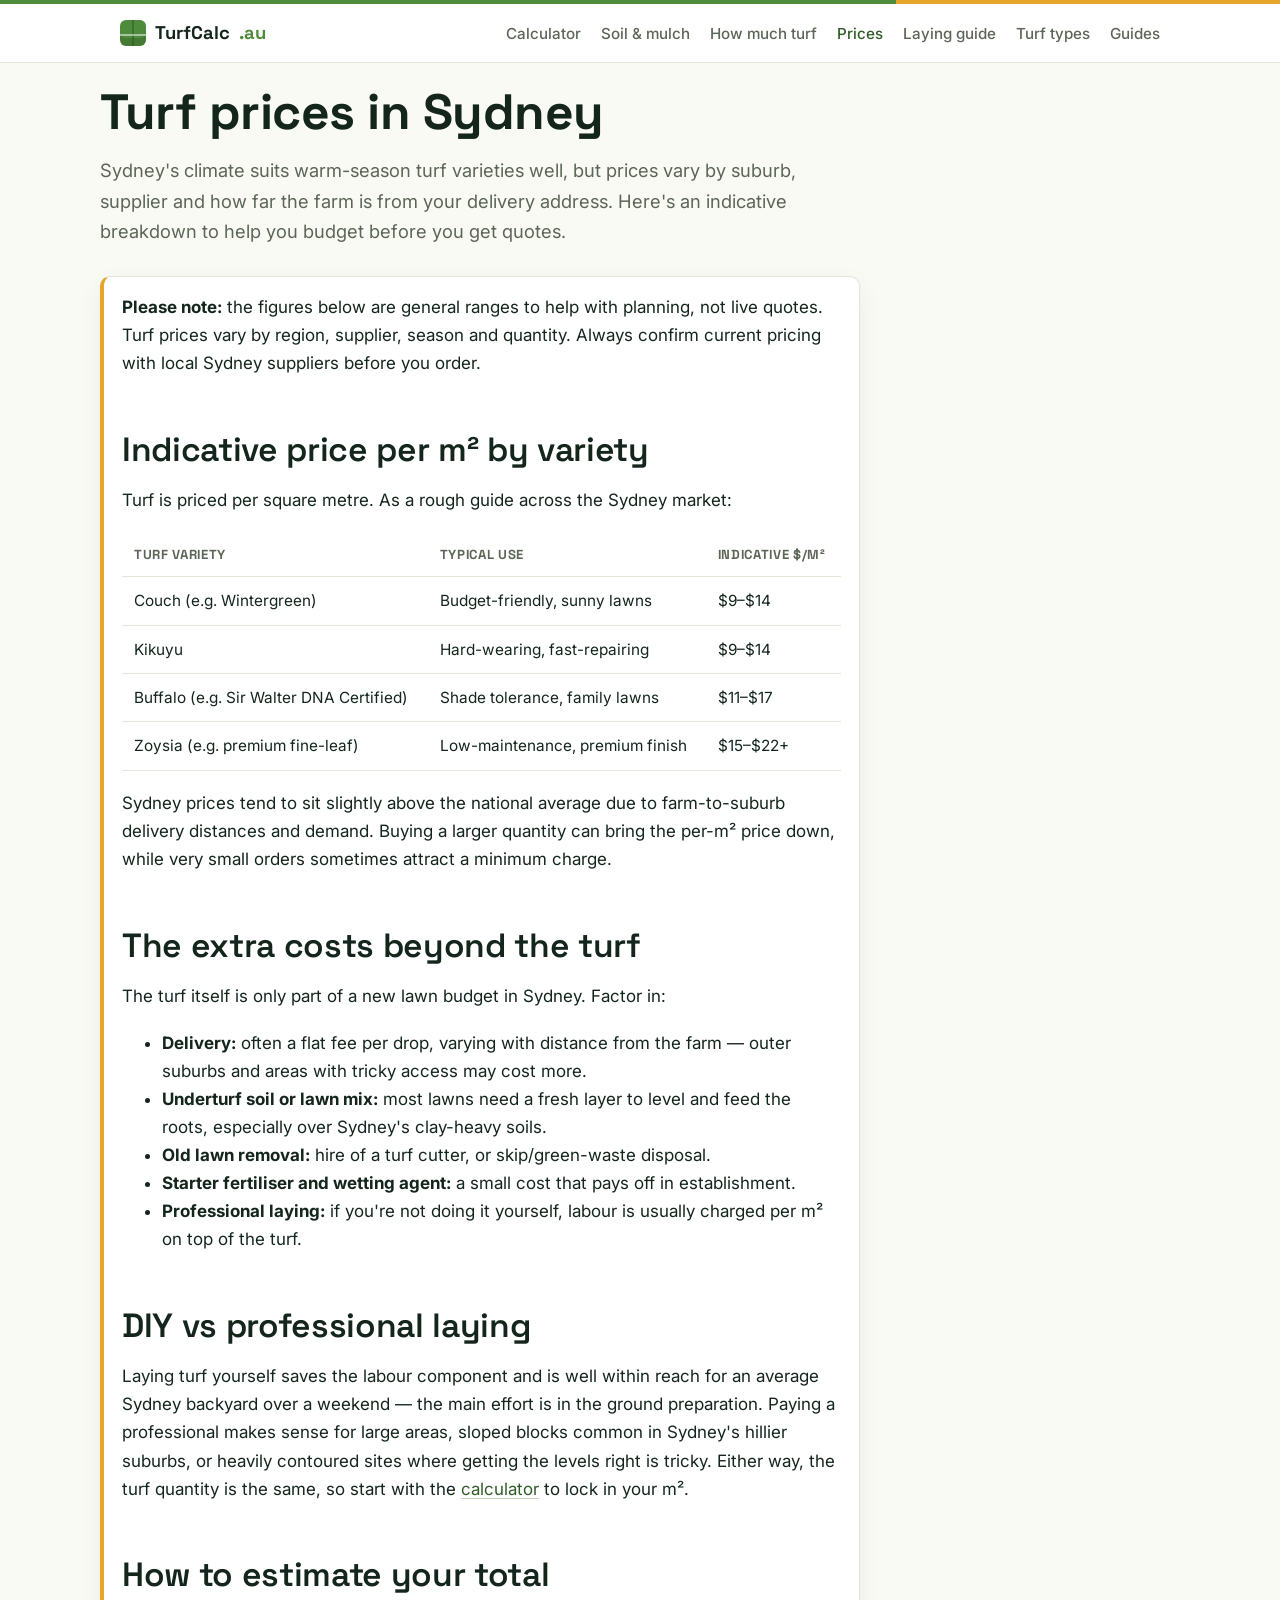
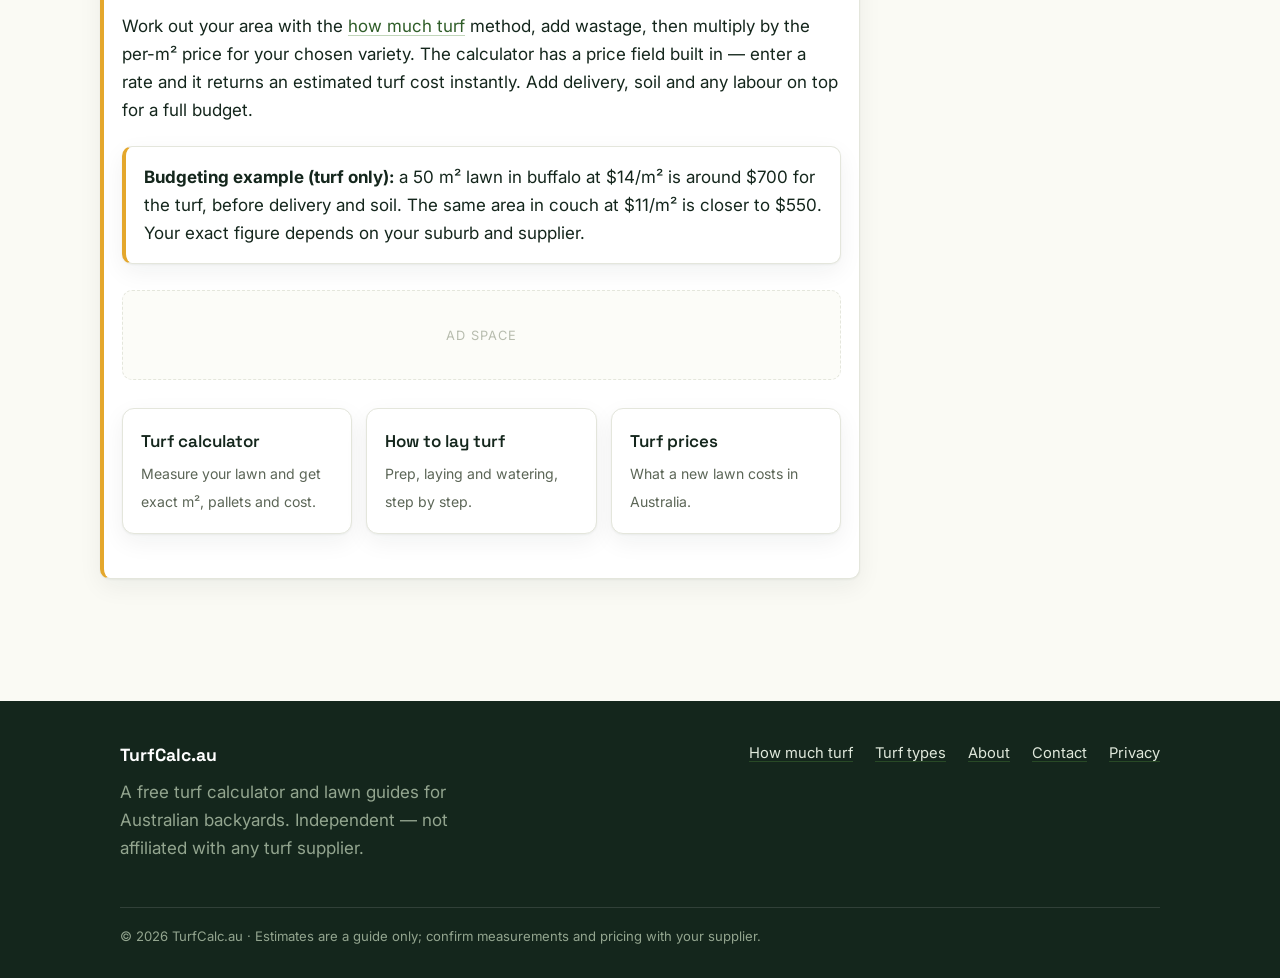
<file: turf-prices-sydney.html>
<!DOCTYPE html>
<html lang="en-AU">
<head>
<!-- Google tag (gtag.js) -->
<script async src="https://www.googletagmanager.com/gtag/js?id=G-011SLMGGJK"></script>
<script>
  window.dataLayer = window.dataLayer || [];
  function gtag(){dataLayer.push(arguments);}
  gtag('js', new Date());

  gtag('config', 'G-011SLMGGJK');
</script>
<meta charset="utf-8">
<meta name="viewport" content="width=device-width, initial-scale=1">
<title>Turf Prices in Sydney — Cost per m² by Variety (Guide)</title>
<meta name="description" content="An indicative guide to turf prices in Sydney by variety, plus the extra costs of delivery, soil preparation and professional laying. Confirm current pricing locally.">
<link rel="canonical" href="https://turfcalculator.com.au/turf-prices-sydney">
<link rel="preconnect" href="https://fonts.googleapis.com">
<link rel="preconnect" href="https://fonts.gstatic.com" crossorigin>
<link href="https://fonts.googleapis.com/css2?family=Inter:wght@400;500;600&family=Space+Grotesk:wght@500;600;700&family=Space+Mono:wght@700&display=swap" rel="stylesheet">
<link rel="icon" href="favicon.ico" sizes="any">
<link rel="icon" href="favicon.svg" type="image/svg+xml">
<link rel="apple-touch-icon" href="favicon-180.png">
<link rel="stylesheet" href="style.css">
<!-- ADSENSE: paste your AdSense <script> tag here after approval. -->
</head>
<body>
<a class="skip" href="#main">Skip to content</a>
<div class="topline"></div>
<header class="site">
  <div class="nav">
    <a class="brand" href="/"><span class="mark"></span>TurfCalc<span style="color:var(--turf)">.au</span></a>
    <nav class="nav-links">
      <a href="/">Calculator</a>
      <a href="/soil-mulch-gravel-calculator">Soil &amp; mulch</a>
      <a href="/how-much-turf-do-i-need">How much turf</a>
      <a href="/turf-prices-australia" class="active">Prices</a>
      <a href="/how-to-lay-turf">Laying guide</a>
      <a href="/turf-types-australia">Turf types</a>
      <a href="/guides/">Guides</a>
    </nav>
  </div>
</header>
<main class="wrap content" id="main">
<div class="narrow">

<h1>Turf prices in Sydney</h1>
<p class="lead">Sydney's climate suits warm-season turf varieties well, but prices vary by suburb, supplier and how far the farm is from your delivery address. Here's an indicative breakdown to help you budget before you get quotes.</p>

<div class="callout"><strong>Please note:</strong> the figures below are general ranges to help with planning, not live quotes. Turf prices vary by region, supplier, season and quantity. Always confirm current pricing with local Sydney suppliers before you order.</p>

<h2>Indicative price per m² by variety</h2>
<p>Turf is priced per square metre. As a rough guide across the Sydney market:</p>
<table class="data">
<tr><th>Turf variety</th><th>Typical use</th><th>Indicative $/m²</th></tr>
<tr><td>Couch (e.g. Wintergreen)</td><td>Budget-friendly, sunny lawns</td><td>$9–$14</td></tr>
<tr><td>Kikuyu</td><td>Hard-wearing, fast-repairing</td><td>$9–$14</td></tr>
<tr><td>Buffalo (e.g. Sir Walter DNA Certified)</td><td>Shade tolerance, family lawns</td><td>$11–$17</td></tr>
<tr><td>Zoysia (e.g. premium fine-leaf)</td><td>Low-maintenance, premium finish</td><td>$15–$22+</td></tr>
</table>
<p>Sydney prices tend to sit slightly above the national average due to farm-to-suburb delivery distances and demand. Buying a larger quantity can bring the per-m² price down, while very small orders sometimes attract a minimum charge.</p>

<h2>The extra costs beyond the turf</h2>
<p>The turf itself is only part of a new lawn budget in Sydney. Factor in:</p>
<ul>
<li><strong>Delivery:</strong> often a flat fee per drop, varying with distance from the farm — outer suburbs and areas with tricky access may cost more.</li>
<li><strong>Underturf soil or lawn mix:</strong> most lawns need a fresh layer to level and feed the roots, especially over Sydney's clay-heavy soils.</li>
<li><strong>Old lawn removal:</strong> hire of a turf cutter, or skip/green-waste disposal.</li>
<li><strong>Starter fertiliser and wetting agent:</strong> a small cost that pays off in establishment.</li>
<li><strong>Professional laying:</strong> if you're not doing it yourself, labour is usually charged per m² on top of the turf.</li>
</ul>

<h2>DIY vs professional laying</h2>
<p>Laying turf yourself saves the labour component and is well within reach for an average Sydney backyard over a weekend — the main effort is in the ground preparation. Paying a professional makes sense for large areas, sloped blocks common in Sydney's hillier suburbs, or heavily contoured sites where getting the levels right is tricky. Either way, the turf quantity is the same, so start with the <a href="/">calculator</a> to lock in your m².</p>

<h2>How to estimate your total</h2>
<p>Work out your area with the <a href="/how-much-turf-do-i-need">how much turf</a> method, add wastage, then multiply by the per-m² price for your chosen variety. The calculator has a price field built in — enter a rate and it returns an estimated turf cost instantly. Add delivery, soil and any labour on top for a full budget.</p>

<div class="callout"><strong>Budgeting example (turf only):</strong> a 50 m² lawn in buffalo at $14/m² is around $700 for the turf, before delivery and soil. The same area in couch at $11/m² is closer to $550. Your exact figure depends on your suburb and supplier.</div>

<div class="ad-slot">Ad space</div>
<div class="related">
  <a href="/"><span class="t">Turf calculator</span><span class="d">Measure your lawn and get exact m², pallets and cost.</span></a>
  <a href="/how-to-lay-turf"><span class="t">How to lay turf</span><span class="d">Prep, laying and watering, step by step.</span></a>
  <a href="/turf-prices-australia"><span class="t">Turf prices</span><span class="d">What a new lawn costs in Australia.</span></a>
</div>
</div>
</main>
<footer class="site">
  <div class="wrap">
    <div class="fgrid">
      <div>
        <div class="fbrand">TurfCalc.au</div>
        <p style="max-width:340px;color:#93a58f;margin-top:8px">A free turf calculator and lawn guides for Australian backyards. Independent — not affiliated with any turf supplier.</p>
      </div>
      <div class="flinks">
        <a href="/how-much-turf-do-i-need">How much turf</a>
        <a href="/turf-types-australia">Turf types</a>
        <a href="/about">About</a>
        <a href="/contact">Contact</a>
        <a href="/privacy-policy">Privacy</a>
      </div>
    </div>
    <div class="fine">© <span id="yr"></span> TurfCalc.au · Estimates are a guide only; confirm measurements and pricing with your supplier.</div>
  </div>
</footer>
<script>document.getElementById('yr').textContent=new Date().getFullYear();</script>
</body></html>
</file>
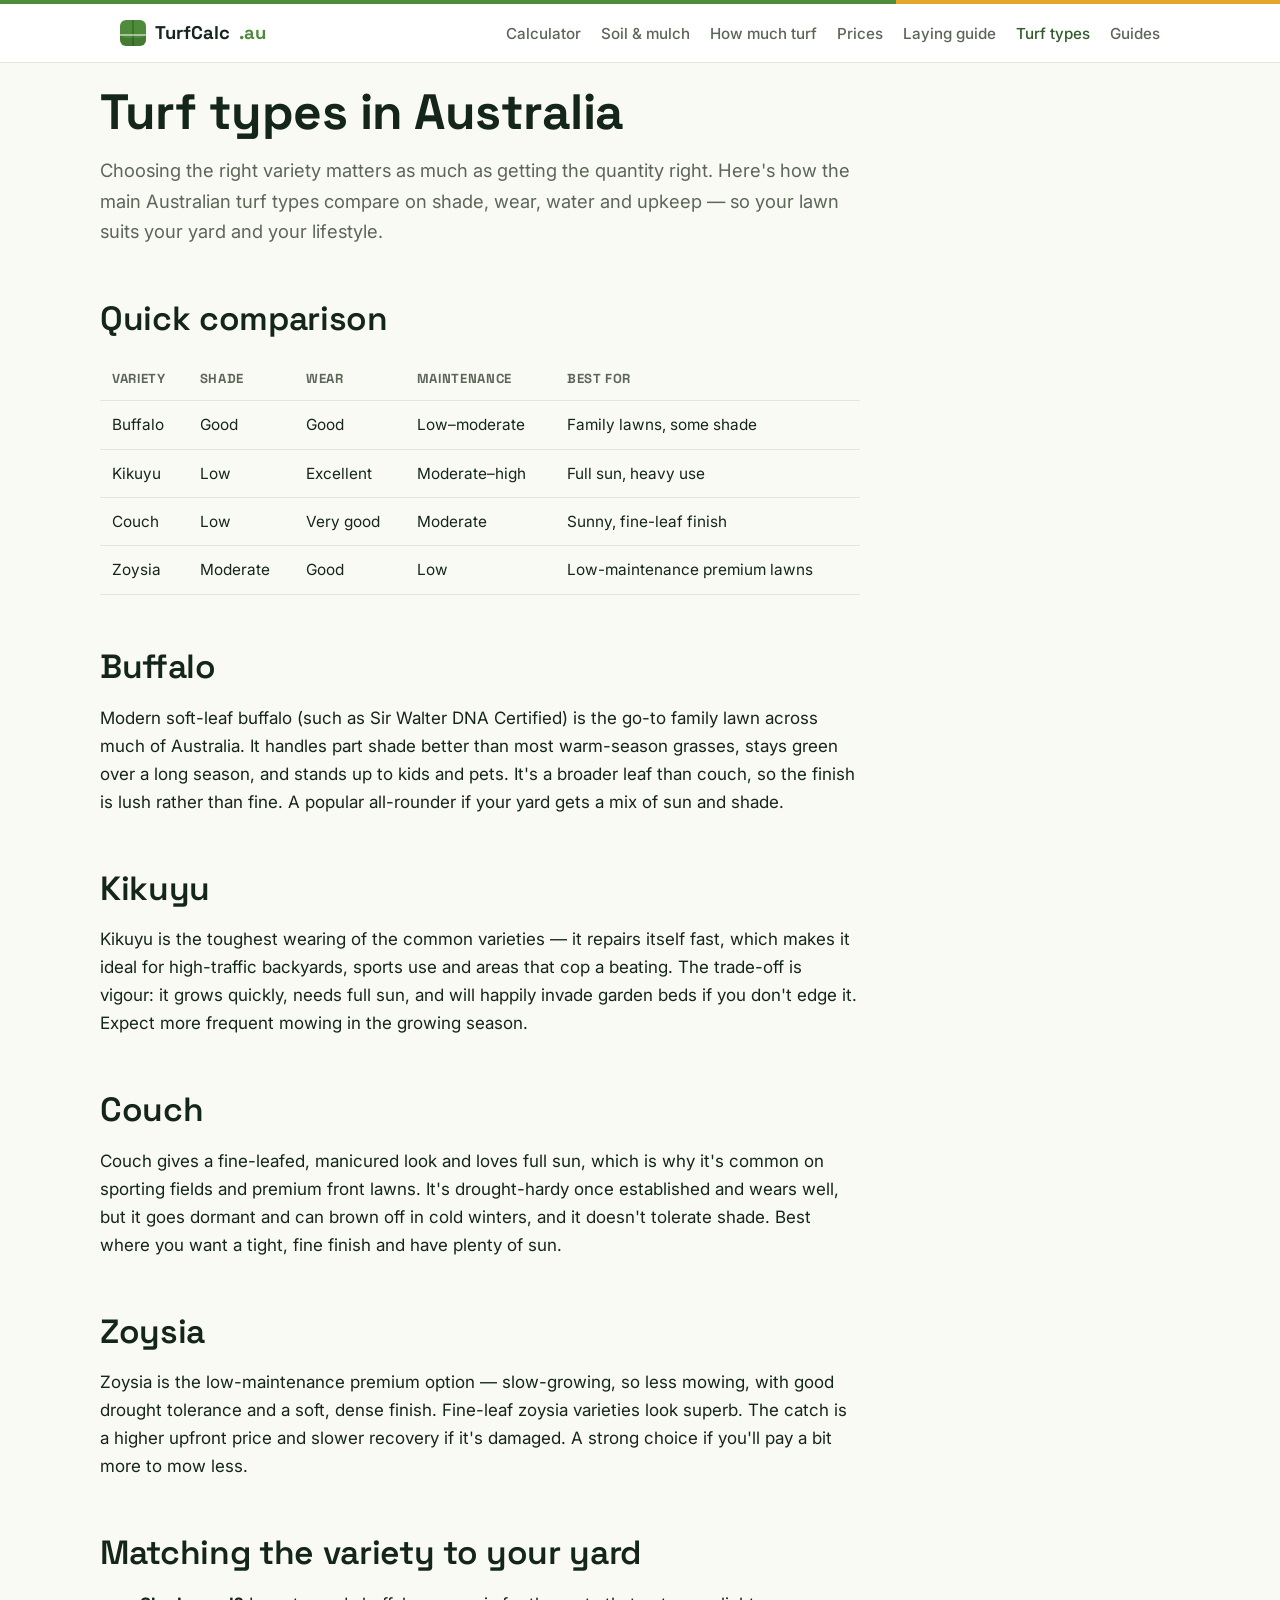
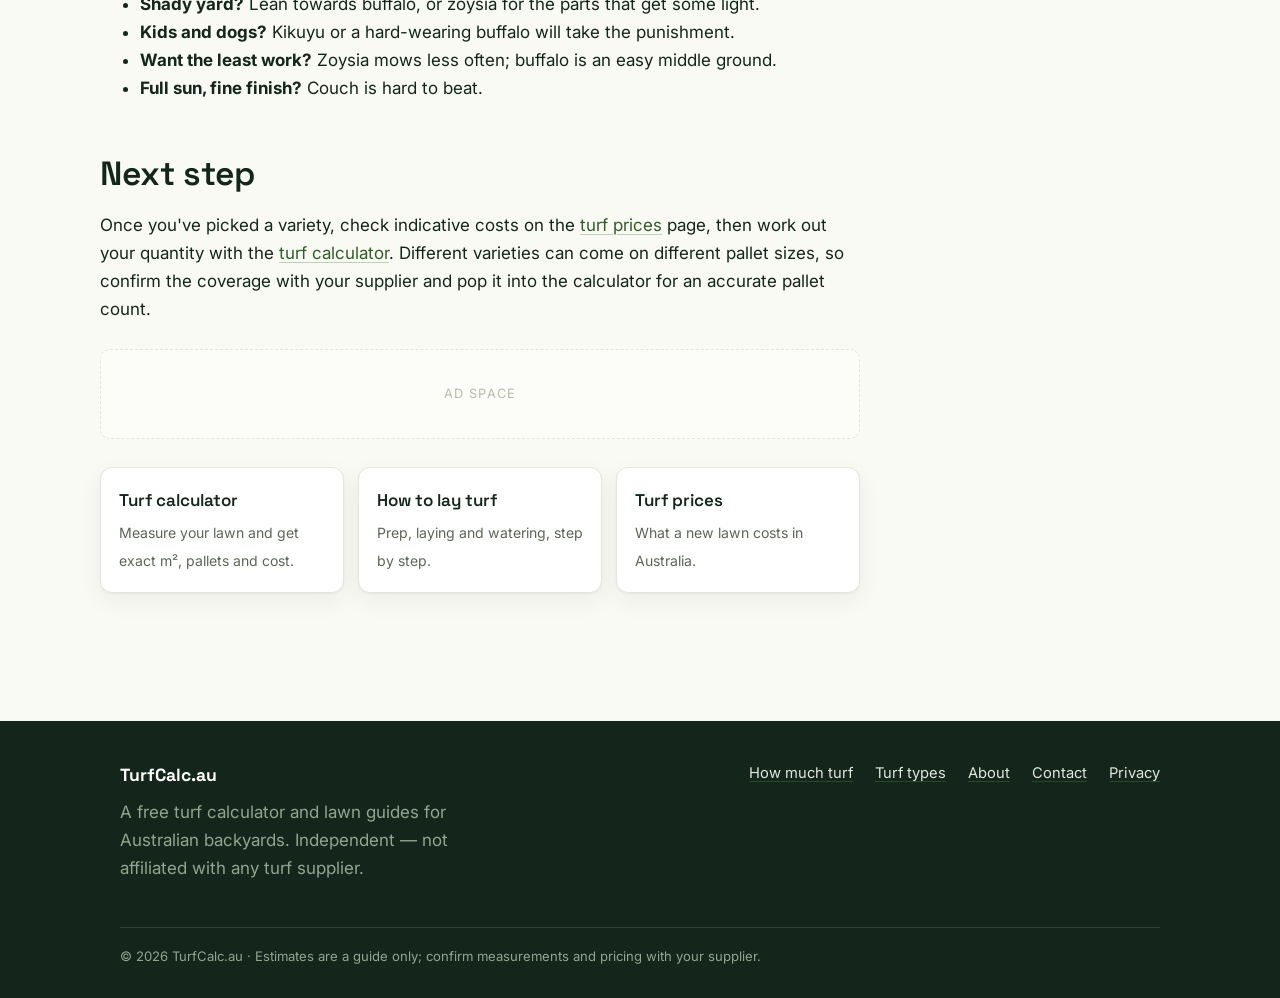
<file: turf-types-australia.html>
<!DOCTYPE html>
<html lang="en-AU">
<head>
<!-- Google tag (gtag.js) -->
<script async src="https://www.googletagmanager.com/gtag/js?id=G-011SLMGGJK"></script>
<script>
  window.dataLayer = window.dataLayer || [];
  function gtag(){dataLayer.push(arguments);}
  gtag('js', new Date());

  gtag('config', 'G-011SLMGGJK');
</script>
<meta charset="utf-8">
<meta name="viewport" content="width=device-width, initial-scale=1">
<title>Turf Types in Australia: Buffalo, Kikuyu, Couch & Zoysia</title>
<meta name="description" content="Compare the main turf varieties grown in Australia — buffalo, kikuyu, couch and zoysia — on shade tolerance, wear, maintenance and best use, to pick the right lawn.">
<link rel="canonical" href="https://turfcalculator.com.au/turf-types-australia">
<link rel="preconnect" href="https://fonts.googleapis.com">
<link rel="preconnect" href="https://fonts.gstatic.com" crossorigin>
<link href="https://fonts.googleapis.com/css2?family=Inter:wght@400;500;600&family=Space+Grotesk:wght@500;600;700&family=Space+Mono:wght@700&display=swap" rel="stylesheet">
<link rel="icon" href="favicon.ico" sizes="any">
<link rel="icon" href="favicon.svg" type="image/svg+xml">
<link rel="apple-touch-icon" href="favicon-180.png">
<link rel="stylesheet" href="style.css">
<!-- ADSENSE: paste your AdSense <script> tag here after approval. -->
</head>
<body>
<a class="skip" href="#main">Skip to content</a>
<div class="topline"></div>
<header class="site">
  <div class="nav">
    <a class="brand" href="/"><span class="mark"></span>TurfCalc<span style="color:var(--turf)">.au</span></a>
    <nav class="nav-links">
      <a href="/">Calculator</a>
      <a href="/soil-mulch-gravel-calculator">Soil &amp; mulch</a>
      <a href="/how-much-turf-do-i-need">How much turf</a>
      <a href="/turf-prices-australia">Prices</a>
      <a href="/how-to-lay-turf">Laying guide</a>
      <a href="/turf-types-australia" class="active">Turf types</a>
      <a href="/guides/">Guides</a>
    </nav>
  </div>
</header>
<main class="wrap content" id="main">
<div class="narrow">

<h1>Turf types in Australia</h1>
<p class="lead">Choosing the right variety matters as much as getting the quantity right. Here's how the main Australian turf types compare on shade, wear, water and upkeep — so your lawn suits your yard and your lifestyle.</p>

<h2>Quick comparison</h2>
<table class="data">
<tr><th>Variety</th><th>Shade</th><th>Wear</th><th>Maintenance</th><th>Best for</th></tr>
<tr><td>Buffalo</td><td>Good</td><td>Good</td><td>Low–moderate</td><td>Family lawns, some shade</td></tr>
<tr><td>Kikuyu</td><td>Low</td><td>Excellent</td><td>Moderate–high</td><td>Full sun, heavy use</td></tr>
<tr><td>Couch</td><td>Low</td><td>Very good</td><td>Moderate</td><td>Sunny, fine-leaf finish</td></tr>
<tr><td>Zoysia</td><td>Moderate</td><td>Good</td><td>Low</td><td>Low-maintenance premium lawns</td></tr>
</table>

<h2>Buffalo</h2>
<p>Modern soft-leaf buffalo (such as Sir Walter DNA Certified) is the go-to family lawn across much of Australia. It handles part shade better than most warm-season grasses, stays green over a long season, and stands up to kids and pets. It's a broader leaf than couch, so the finish is lush rather than fine. A popular all-rounder if your yard gets a mix of sun and shade.</p>

<h2>Kikuyu</h2>
<p>Kikuyu is the toughest wearing of the common varieties — it repairs itself fast, which makes it ideal for high-traffic backyards, sports use and areas that cop a beating. The trade-off is vigour: it grows quickly, needs full sun, and will happily invade garden beds if you don't edge it. Expect more frequent mowing in the growing season.</p>

<h2>Couch</h2>
<p>Couch gives a fine-leafed, manicured look and loves full sun, which is why it's common on sporting fields and premium front lawns. It's drought-hardy once established and wears well, but it goes dormant and can brown off in cold winters, and it doesn't tolerate shade. Best where you want a tight, fine finish and have plenty of sun.</p>

<h2>Zoysia</h2>
<p>Zoysia is the low-maintenance premium option — slow-growing, so less mowing, with good drought tolerance and a soft, dense finish. Fine-leaf zoysia varieties look superb. The catch is a higher upfront price and slower recovery if it's damaged. A strong choice if you'll pay a bit more to mow less.</p>

<h2>Matching the variety to your yard</h2>
<ul>
<li><strong>Shady yard?</strong> Lean towards buffalo, or zoysia for the parts that get some light.</li>
<li><strong>Kids and dogs?</strong> Kikuyu or a hard-wearing buffalo will take the punishment.</li>
<li><strong>Want the least work?</strong> Zoysia mows less often; buffalo is an easy middle ground.</li>
<li><strong>Full sun, fine finish?</strong> Couch is hard to beat.</li>
</ul>

<h2>Next step</h2>
<p>Once you've picked a variety, check indicative costs on the <a href="/turf-prices-australia">turf prices</a> page, then work out your quantity with the <a href="/">turf calculator</a>. Different varieties can come on different pallet sizes, so confirm the coverage with your supplier and pop it into the calculator for an accurate pallet count.</p>

<div class="ad-slot">Ad space</div>
<div class="related">
  <a href="/"><span class="t">Turf calculator</span><span class="d">Measure your lawn and get exact m², pallets and cost.</span></a>
  <a href="/how-to-lay-turf"><span class="t">How to lay turf</span><span class="d">Prep, laying and watering, step by step.</span></a>
  <a href="/turf-prices-australia"><span class="t">Turf prices</span><span class="d">What a new lawn costs in Australia.</span></a>
</div>
</div>
</main>
<footer class="site">
  <div class="wrap">
    <div class="fgrid">
      <div>
        <div class="fbrand">TurfCalc.au</div>
        <p style="max-width:340px;color:#93a58f;margin-top:8px">A free turf calculator and lawn guides for Australian backyards. Independent — not affiliated with any turf supplier.</p>
      </div>
      <div class="flinks">
        <a href="/how-much-turf-do-i-need">How much turf</a>
        <a href="/turf-types-australia">Turf types</a>
        <a href="/about">About</a>
        <a href="/contact">Contact</a>
        <a href="/privacy-policy">Privacy</a>
      </div>
    </div>
    <div class="fine">© <span id="yr"></span> TurfCalc.au · Estimates are a guide only; confirm measurements and pricing with your supplier.</div>
  </div>
</footer>
<script>document.getElementById('yr').textContent=new Date().getFullYear();</script>
</body></html>
</file>
<file: style.css>
/* ==========================================================================
   Turf Calculator AU — shared styles
   Palette grounded in Australian turf: botanical green + wattle gold
   ========================================================================== */

:root {
  --ink: #14261c;        /* botanical near-black green — headings/text */
  --turf: #4e8b3a;       /* fresh grass green — primary */
  --turf-deep: #2f5d28;  /* darker green — hovers */
  --wattle: #e4a72c;     /* AU wattle gold — signature accent */
  --sand: #fafaf4;       /* warm off-white — page bg */
  --paper: #ffffff;      /* card bg */
  --soil: #6b4e2e;       /* warm brown — subtle */
  --line: #e4e6dc;       /* borders */
  --muted: #5c6657;      /* secondary text */
  --danger: #b3492d;

  --maxw: 1080px;
  --radius: 14px;
  --shadow: 0 1px 2px rgba(20,38,28,.05), 0 8px 24px rgba(20,38,28,.06);
}

* { box-sizing: border-box; }

html { scroll-behavior: smooth; }

body {
  margin: 0;
  font-family: "Inter", system-ui, -apple-system, "Segoe UI", Roboto, sans-serif;
  color: var(--ink);
  background: var(--sand);
  line-height: 1.65;
  font-size: 17px;
  -webkit-font-smoothing: antialiased;
}

h1, h2, h3, h4 {
  font-family: "Space Grotesk", system-ui, sans-serif;
  line-height: 1.15;
  letter-spacing: -0.01em;
  color: var(--ink);
  margin: 0 0 .5em;
}

h1 { font-size: clamp(2rem, 5vw, 3.1rem); font-weight: 700; }
h2 { font-size: clamp(1.5rem, 3.2vw, 2.1rem); font-weight: 600; margin-top: 1.6em; }
h3 { font-size: 1.25rem; font-weight: 600; margin-top: 1.4em; }

p { margin: 0 0 1.1em; }

a { color: var(--turf-deep); text-decoration-color: rgba(78,139,58,.35); text-underline-offset: 3px; }
a:hover { color: var(--turf); }

.wrap { max-width: var(--maxw); margin: 0 auto; padding: 0 20px; }
.narrow { max-width: 760px; }

/* ---- top hairline + header ---- */
.topline { height: 4px; background: linear-gradient(90deg, var(--turf) 0%, var(--turf) 70%, var(--wattle) 70%, var(--wattle) 100%); }

header.site {
  background: var(--paper);
  border-bottom: 1px solid var(--line);
  position: sticky; top: 0; z-index: 20;
}
.nav {
  display: flex; align-items: center; justify-content: space-between;
  gap: 16px; padding: 14px 20px; max-width: var(--maxw); margin: 0 auto;
}
.brand {
  font-family: "Space Grotesk", sans-serif; font-weight: 700; font-size: 1.15rem;
  color: var(--ink); text-decoration: none; display: flex; align-items: center; gap: 9px;
}
.brand .mark {
  width: 26px; height: 26px; border-radius: 6px;
  background: var(--turf); position: relative; flex: none;
  box-shadow: inset 0 -8px 0 rgba(0,0,0,.12);
}
.brand .mark::after {
  content: ""; position: absolute; inset: 0;
  background:
    linear-gradient(transparent 55%, rgba(255,255,255,.5) 55%, rgba(255,255,255,.5) 60%, transparent 60%),
    linear-gradient(90deg, transparent 46%, rgba(20,38,28,.25) 46%, rgba(20,38,28,.25) 54%, transparent 54%);
  border-radius: 6px;
}
.nav-links { display: flex; gap: 20px; flex-wrap: wrap; }
.nav-links a { font-size: .95rem; font-weight: 500; text-decoration: none; color: var(--muted); }
.nav-links a:hover, .nav-links a.active { color: var(--turf-deep); }

/* ---- hero ---- */
.hero { padding: 46px 0 8px; }
.eyebrow {
  font-family: "Space Grotesk", sans-serif; font-weight: 600; font-size: .8rem;
  letter-spacing: .14em; text-transform: uppercase; color: var(--turf);
  margin-bottom: 12px;
}
.hero p.lead { font-size: 1.15rem; color: var(--muted); max-width: 640px; }

/* ---- calculator ---- */
.calc-grid { display: grid; grid-template-columns: 1.15fr .85fr; gap: 24px; margin: 28px 0 8px; align-items: start; }
@media (max-width: 820px){ .calc-grid { grid-template-columns: 1fr; } }

.card {
  background: var(--paper); border: 1px solid var(--line);
  border-radius: var(--radius); box-shadow: var(--shadow); padding: 24px;
}
.card h2 { margin-top: 0; font-size: 1.35rem; }

.area-row {
  display: grid; grid-template-columns: 1.1fr 1fr 1fr auto; gap: 10px;
  align-items: end; padding: 14px; border: 1px dashed var(--line);
  border-radius: 10px; margin-bottom: 12px; background: #fcfcf8;
}
.area-row.circle, .area-row.triangle { grid-template-columns: 1.1fr 1fr 1fr auto; }
@media (max-width: 520px){ .area-row { grid-template-columns: 1fr 1fr; } }

label { display: block; font-size: .78rem; font-weight: 600; color: var(--muted);
  margin-bottom: 5px; letter-spacing: .01em; }

input, select {
  width: 100%; padding: 10px 12px; font-size: 1rem; font-family: inherit;
  border: 1px solid var(--line); border-radius: 8px; background: #fff; color: var(--ink);
}
input:focus, select:focus { outline: 3px solid rgba(78,139,58,.28); outline-offset: 1px; border-color: var(--turf); }

.btn {
  font-family: "Space Grotesk", sans-serif; font-weight: 600; font-size: .95rem;
  border: none; border-radius: 9px; padding: 11px 18px; cursor: pointer;
  background: var(--turf); color: #fff; transition: background .15s ease;
}
.btn:hover { background: var(--turf-deep); }
.btn.ghost { background: transparent; color: var(--turf-deep); border: 1px solid var(--turf); }
.btn.ghost:hover { background: rgba(78,139,58,.08); }
.btn.small { padding: 8px 12px; font-size: .85rem; }
.btn.icon { background: transparent; color: var(--danger); padding: 8px; font-size: 1.1rem; line-height: 1; }
.btn.icon:hover { background: rgba(179,73,45,.08); }

.row-inline { display: flex; gap: 12px; flex-wrap: wrap; align-items: center; margin: 6px 0 4px; }
.hint { font-size: .82rem; color: var(--muted); margin: 4px 0 0; }

/* ---- result readout (signature) ---- */
.readout {
  background: var(--ink); color: #eef3ea; border-radius: var(--radius);
  padding: 26px 24px; position: sticky; top: 84px;
}
.readout .rlabel { font-family: "Space Grotesk", sans-serif; text-transform: uppercase;
  letter-spacing: .14em; font-size: .72rem; color: #9db89a; margin-bottom: 4px; }
.readout .big {
  font-family: "Space Mono", ui-monospace, monospace; font-size: clamp(2.6rem, 8vw, 3.6rem);
  font-weight: 700; line-height: 1; color: #fff; letter-spacing: -.02em;
}
.readout .big .unit { font-size: 1.4rem; color: var(--wattle); margin-left: 6px; }
.readout .underline { height: 3px; width: 64px; background: var(--wattle); margin: 16px 0 20px; border-radius: 2px; }
.readout .line {
  display: flex; justify-content: space-between; align-items: baseline;
  padding: 11px 0; border-top: 1px solid rgba(255,255,255,.12); font-size: .95rem;
}
.readout .line .v { font-family: "Space Mono", monospace; font-weight: 700; color: #fff; }
.readout .line .k { color: #b9c9b5; }
.readout .muted-note { font-size: .8rem; color: #8fa88c; margin-top: 16px; line-height: 1.5; }

/* ---- generic content ---- */
main.content { padding: 20px 0 60px; }
.content h1 { margin-bottom: .3em; }
.content .lead { font-size: 1.15rem; color: var(--muted); margin-bottom: 1.6em; }

.callout {
  background: #fff; border: 1px solid var(--line); border-left: 4px solid var(--wattle);
  border-radius: 10px; padding: 16px 18px; margin: 22px 0; box-shadow: var(--shadow);
}
.callout strong { color: var(--ink); }

table.data { width: 100%; border-collapse: collapse; margin: 18px 0; font-size: .96rem; }
table.data th, table.data td { text-align: left; padding: 11px 12px; border-bottom: 1px solid var(--line); }
table.data th { font-family: "Space Grotesk", sans-serif; font-size: .82rem; text-transform: uppercase;
  letter-spacing: .05em; color: var(--muted); }
table.data tr:hover td { background: #fbfcf7; }

.faq details {
  border: 1px solid var(--line); border-radius: 10px; padding: 4px 18px; margin-bottom: 10px; background: #fff;
}
.faq summary { cursor: pointer; font-weight: 600; padding: 14px 0; font-family: "Space Grotesk", sans-serif; }
.faq details[open] summary { border-bottom: 1px solid var(--line); margin-bottom: 12px; }

/* ---- ad slot placeholder ---- */
.ad-slot {
  margin: 26px auto; text-align: center; min-height: 90px;
  display: flex; align-items: center; justify-content: center;
  border: 1px dashed var(--line); border-radius: 10px; color: #b7bcae;
  font-size: .8rem; letter-spacing: .08em; text-transform: uppercase; background: #fcfcf8;
}

/* ---- related links ---- */
.related { display: grid; grid-template-columns: repeat(auto-fit, minmax(220px,1fr)); gap: 14px; margin: 28px 0; }
.related a {
  display: block; background: #fff; border: 1px solid var(--line); border-radius: 12px;
  padding: 18px; text-decoration: none; color: var(--ink); box-shadow: var(--shadow);
  transition: transform .12s ease, border-color .12s ease;
}
.related a:hover { transform: translateY(-2px); border-color: var(--turf); }
.related a .t { font-family: "Space Grotesk", sans-serif; font-weight: 600; display: block; margin-bottom: 4px; }
.related a .d { font-size: .88rem; color: var(--muted); }

/* ---- footer ---- */
footer.site {
  background: var(--ink); color: #c7d3c2; margin-top: 40px; padding: 40px 0 30px;
}
footer.site a { color: #dfe8db; }
footer.site .fgrid { display: flex; justify-content: space-between; gap: 30px; flex-wrap: wrap; }
footer.site .fbrand { font-family: "Space Grotesk", sans-serif; font-weight: 700; color: #fff; font-size: 1.1rem; }
footer.site .flinks { display: flex; gap: 22px; flex-wrap: wrap; font-size: .92rem; }
footer.site .fine { border-top: 1px solid rgba(255,255,255,.12); margin-top: 26px; padding-top: 18px;
  font-size: .82rem; color: #93a58f; }

/* ---- accessibility ---- */
:focus-visible { outline: 3px solid rgba(228,167,44,.55); outline-offset: 2px; }
@media (prefers-reduced-motion: reduce){ * { scroll-behavior: auto !important; transition: none !important; } }
.skip { position: absolute; left: -999px; }
.skip:focus { left: 12px; top: 12px; background: #fff; padding: 8px 14px; border-radius: 8px; z-index: 50; }

/* Guides section */
.crumbs { font-size: .9rem; color: var(--muted); margin-bottom: .5rem; }
.crumbs a { color: var(--muted); }
.byline { font-size: .9rem; color: var(--muted); margin-top: -.25rem; }
.guide-list { list-style: none; padding: 0; }
.guide-list li { padding: 14px 0; border-bottom: 1px solid var(--line); }
.guide-list li a { font-weight: 600; }
.guide-list li .d { display: block; color: var(--muted); font-size: .95rem; }
.sources { font-size: .92rem; color: var(--muted); }
</file>
